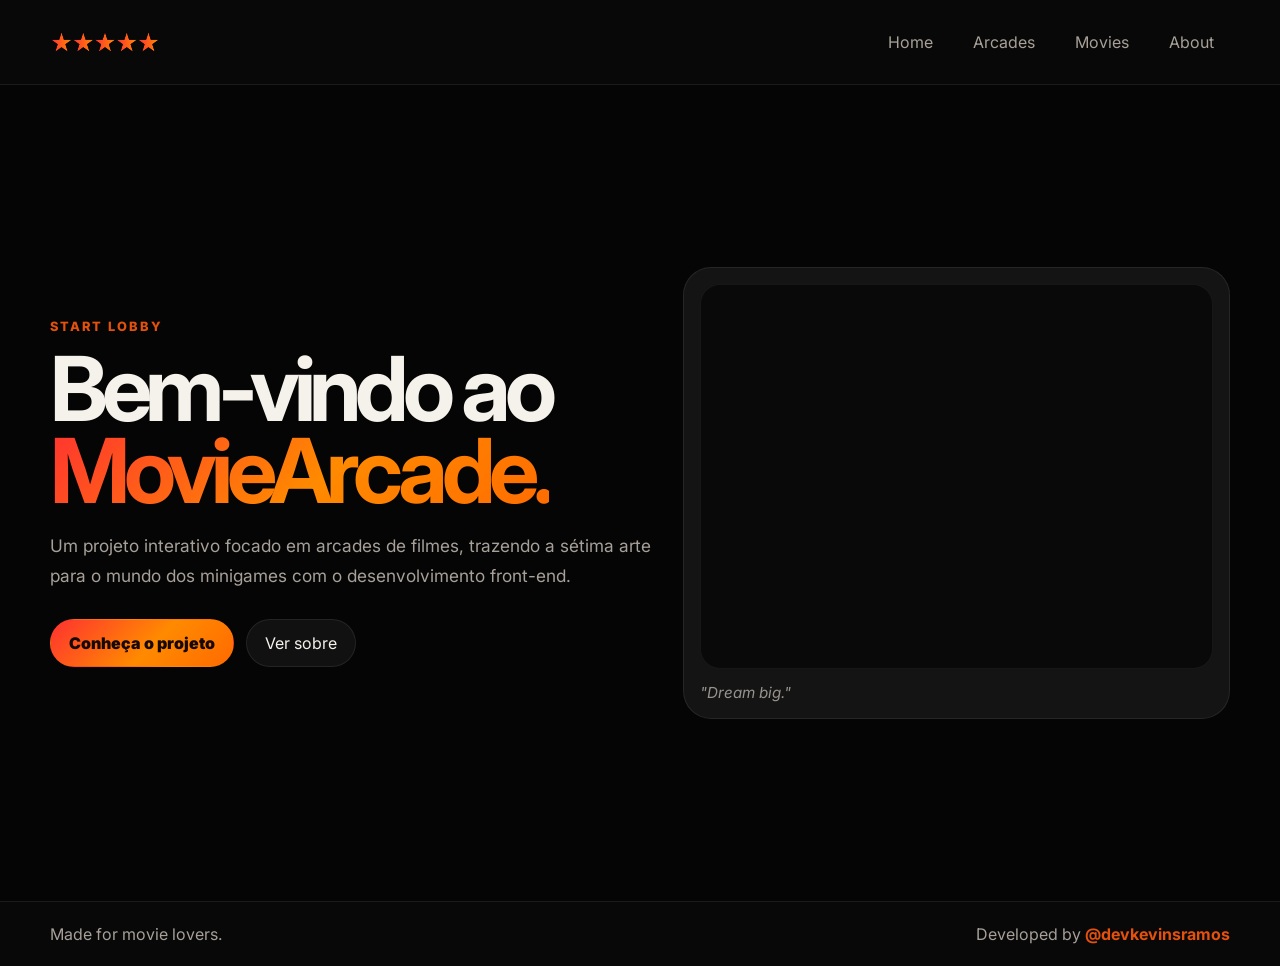
<file: index.html>
<!DOCTYPE html>
<html lang="pt-BR">
<head>
  <meta charset="UTF-8">
  <meta name="viewport" content="width=device-width, initial-scale=1.0">
  <title>Lobby | MovieArcade</title>
  <meta name="theme-color" content="#050505">
  <link rel="icon" type="image/svg+xml" href="assets/img/logo_m.svg">
  <link rel="apple-touch-icon" href="assets/img/logo_m.svg">
  <link rel="preconnect" href="https://fonts.googleapis.com">
  <link rel="preconnect" href="https://fonts.gstatic.com" crossorigin>
  <link href="https://fonts.googleapis.com/css2?family=Inter:wght@400;600;800;900&display=swap" rel="stylesheet">
  <link rel="stylesheet" href="assets/css/style.css">
</head>
<body data-page="index">
  <!-- Header global -->
  <header class="site-header">
    <nav class="page nav">
      <a class="brand" data-link="index" href="index.html">
        <img class="brand-logo" src="assets/img/logo_stars.svg" alt="MovieArcade">
      </a>

      <button class="menu-toggle" type="button" aria-label="Abrir menu" data-menu-toggle>☰</button>

      <div class="nav-links" data-nav-links>
        <a class="nav-link" data-link="home" href="pages/home.html">Home</a>
        <a class="nav-link" data-link="arcades" href="pages/arcades.html">Arcades</a>
        <a class="nav-link" data-link="movies" href="pages/movies.html">Movies</a>
        <a class="nav-link" data-link="about" href="pages/about.html">About</a>
      </div>
    </nav>
  </header>

  <main class="hero page">
    <section class="hero-grid">
      <!-- Texto principal do lobby -->
      <div class="reveal">
        <p class="eyebrow">start lobby</p>
        <h1 class="title">Bem-vindo ao<br><span class="title-accent">MovieArcade.</span></h1>
        <p class="lead">
          Um projeto interativo focado em arcades de filmes, trazendo a sétima arte para o mundo dos minigames com o desenvolvimento front-end.
        </p>

        <div class="actions">
          <a class="btn btn-primary" data-link="home" href="pages/home.html">Conheça o projeto</a>
          <a class="btn btn-ghost" data-link="about" href="pages/about.html">Ver sobre</a>
        </div>
      </div>

      <!-- Card lateral com vídeo em loop -->
      <article class="panel media-card reveal delay">
        <div class="media-shell">
          <video autoplay muted loop playsinline>
            <source src="assets/img/mov/martymauser.mp4" type="video/mp4">
          </video>
        </div>
        <div class="media-label media-quote">
          <span>"Dream big."</span>
        </div>
      </article>
    </section>
  </main>

  <footer class="footer">
    <div class="page footer-row">
      <span>Made for movie lovers.</span>
      <span>Developed by <a href="https://github.com/devkevinsramos" target="_blank" rel="noreferrer">@devkevinsramos</a></span>
    </div>
  </footer>

  <script src="assets/js/script.js"></script>
</body>
</html>
</file>
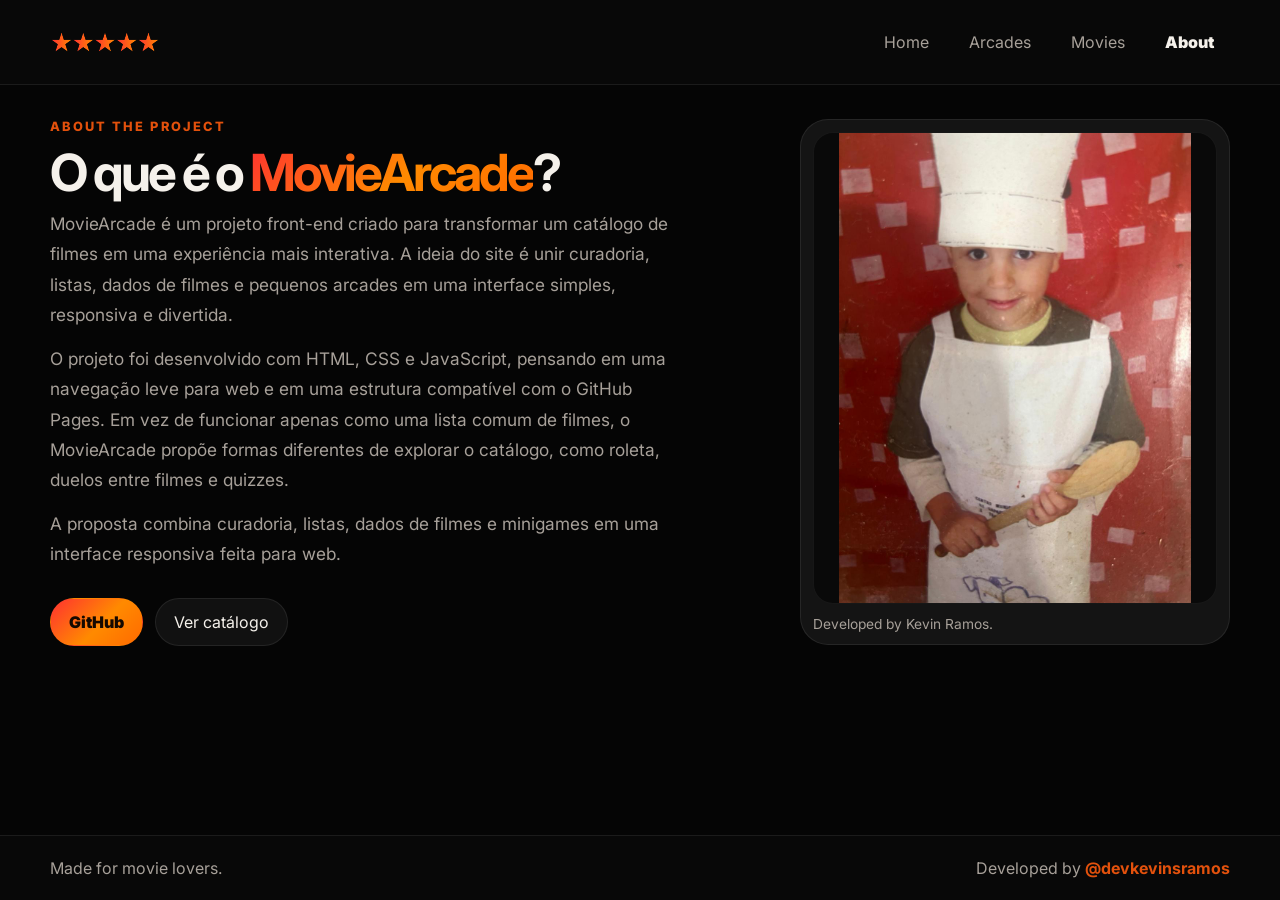
<file: pages/about.html>
<!DOCTYPE html>
<html lang="pt-BR">
<head>
  <meta charset="UTF-8">
  <meta name="viewport" content="width=device-width, initial-scale=1.0">
  <title>About | MovieArcade</title>
  <meta name="theme-color" content="#050505">
  <link rel="icon" type="image/svg+xml" href="../assets/img/logo_m.svg">
  <link rel="apple-touch-icon" href="../assets/img/logo_m.svg">
  <link rel="preconnect" href="https://fonts.googleapis.com">
  <link rel="preconnect" href="https://fonts.gstatic.com" crossorigin>
  <link href="https://fonts.googleapis.com/css2?family=Inter:wght@400;600;800;900&display=swap" rel="stylesheet">
  <link rel="stylesheet" href="../assets/css/style.css">
  
</head>
<body data-page="about">
  <header class="site-header">
    <nav class="page nav">
      <a class="brand" data-link="index" href="../index.html">
        <img class="brand-logo" src="../assets/img/logo_stars.svg" alt="MovieArcade">
      </a>
      <button class="menu-toggle" type="button" aria-label="Abrir menu" data-menu-toggle>☰</button>
      <div class="nav-links" data-nav-links>
        <a class="nav-link" data-link="home" href="../pages/home.html">Home</a>
        <a class="nav-link" data-link="arcades" href="../pages/arcades.html">Arcades</a>
        <a class="nav-link" data-link="movies" href="../pages/movies.html">Movies</a>
        <a class="nav-link" data-link="about" href="../pages/about.html">About</a>
      </div>
    </nav>
  </header>

  <main class="main page">
    <!-- About intro -->
    <section class="about-grid">
      <div class="reveal">
        <p class="eyebrow">about the project</p>
        <h1 class="section-title">O que é o <span class="title-accent">MovieArcade</span>?</h1>
        <p class="lead">
          MovieArcade é um projeto front-end criado para transformar um catálogo de filmes em uma experiência mais interativa.
          A ideia do site é unir curadoria, listas, dados de filmes e pequenos arcades em uma interface simples, responsiva e divertida.        </p>

        <p class="lead">
          O projeto foi desenvolvido com HTML, CSS e JavaScript, pensando em uma navegação leve para web e em uma estrutura compatível com o GitHub Pages.
          Em vez de funcionar apenas como uma lista comum de filmes, o MovieArcade propõe formas diferentes de explorar o catálogo, como roleta, duelos entre filmes e quizzes.
        </p>

        <p class="lead">
          A proposta combina curadoria, listas, dados de filmes e minigames em uma interface responsiva feita para web.
        </p>

  

        <div class="actions">
          <a class="btn btn-primary" href="https://github.com/devkevinsramos/moviearcade" target="_blank" rel="noreferrer">GitHub</a>
          <a class="btn btn-ghost" data-link="movies" href="movies.html">Ver catálogo</a>
        </div>
      </div>

      <article class="panel media-card reveal delay">
        <div class="media-shell">
          <img src="../assets/img/kevin.jpeg" alt="Kevin Ramos">
        </div>
        <div class="media-label">
          <span>Developed by Kevin Ramos.</span>
        </div>
      </article>
    </section>
  </main>

  <footer class="footer">
    <div class="page footer-row">
      <span>Made for movie lovers.</span>
      <span>Developed by <a href="https://github.com/devkevinsramos" target="_blank" rel="noreferrer">@devkevinsramos</a></span>
    </div>
  </footer>
  <script src="../assets/js/script.js"></script>
</body>
</html>
</file>
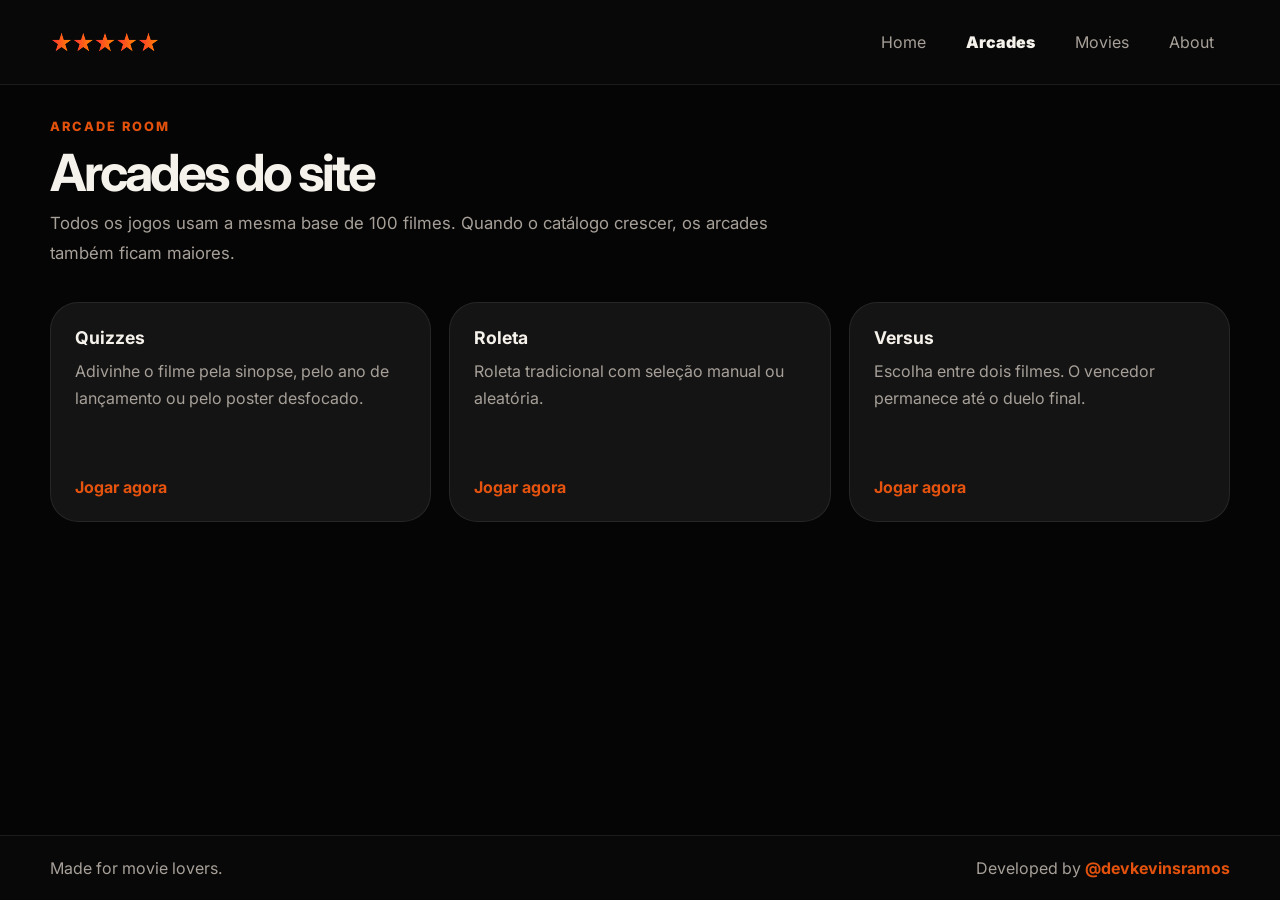
<file: pages/arcades.html>
<!DOCTYPE html>
<html lang="pt-BR">
<head>
  <meta charset="UTF-8">
  <meta name="viewport" content="width=device-width, initial-scale=1.0">
  <title>Arcades | MovieArcade</title>
  <meta name="theme-color" content="#050505">
  <link rel="icon" type="image/svg+xml" href="../assets/img/logo_m.svg">
  <link rel="apple-touch-icon" href="../assets/img/logo_m.svg">
  <link rel="preconnect" href="https://fonts.googleapis.com">
  <link rel="preconnect" href="https://fonts.gstatic.com" crossorigin>
  <link href="https://fonts.googleapis.com/css2?family=Inter:wght@400;600;800;900&display=swap" rel="stylesheet">
  <link rel="stylesheet" href="../assets/css/style.css">
  <link rel="stylesheet" href="../assets/css/arcades.css">
</head>
<body data-page="arcades">
  <header class="site-header">
    <nav class="page nav">
      <a class="brand" data-link="index" href="../index.html">
        <img class="brand-logo" src="../assets/img/logo_stars.svg" alt="MovieArcade">
      </a>
      <button class="menu-toggle" type="button" aria-label="Abrir menu" data-menu-toggle>☰</button>
      <div class="nav-links" data-nav-links>
        <a class="nav-link" data-link="home" href="../pages/home.html">Home</a>
        <a class="nav-link" data-link="arcades" href="../pages/arcades.html">Arcades</a>
        <a class="nav-link" data-link="movies" href="../pages/movies.html">Movies</a>
        <a class="nav-link" data-link="about" href="../pages/about.html">About</a>
      </div>
    </nav>
  </header>

  <main class="main page">
    <!-- Arcade intro -->
    <section class="reveal">
      <p class="eyebrow">arcade room</p>
      <h1 class="section-title">Arcades do site</h1>
      <p class="section-subtitle">Todos os jogos usam a mesma base de 100 filmes. Quando o catálogo crescer, os arcades também ficam maiores.</p>
    </section>

    <!-- Arcade cards -->
    <section class="grid grid-3 section-spacing">
      <a class="card arcade-card" data-link="quizzes" href="arcades/quizzes.html"><div><strong>Quizzes</strong><p>Adivinhe o filme pela sinopse, pelo ano de lançamento ou pelo poster desfocado.</p></div><span class="status">Jogar agora</span></a>
      <a class="card arcade-card" data-link="roulette" href="arcades/roulette.html"><div><strong>Roleta</strong><p>Roleta tradicional com seleção manual ou aleatória.</p></div><span class="status">Jogar agora</span></a>
      <a class="card arcade-card" data-link="versus" href="arcades/versus.html"><div><strong>Versus</strong><p>Escolha entre dois filmes. O vencedor permanece até o duelo final.</p></div><span class="status">Jogar agora</span></a>
    </section>
  </main>

  <footer class="footer">
    <div class="page footer-row">
      <span>Made for movie lovers.</span>
      <span>Developed by <a href="https://github.com/devkevinsramos" target="_blank" rel="noreferrer">@devkevinsramos</a></span>
    </div>
  </footer>
  <script src="../assets/js/script.js"></script>
</body>
</html>
</file>
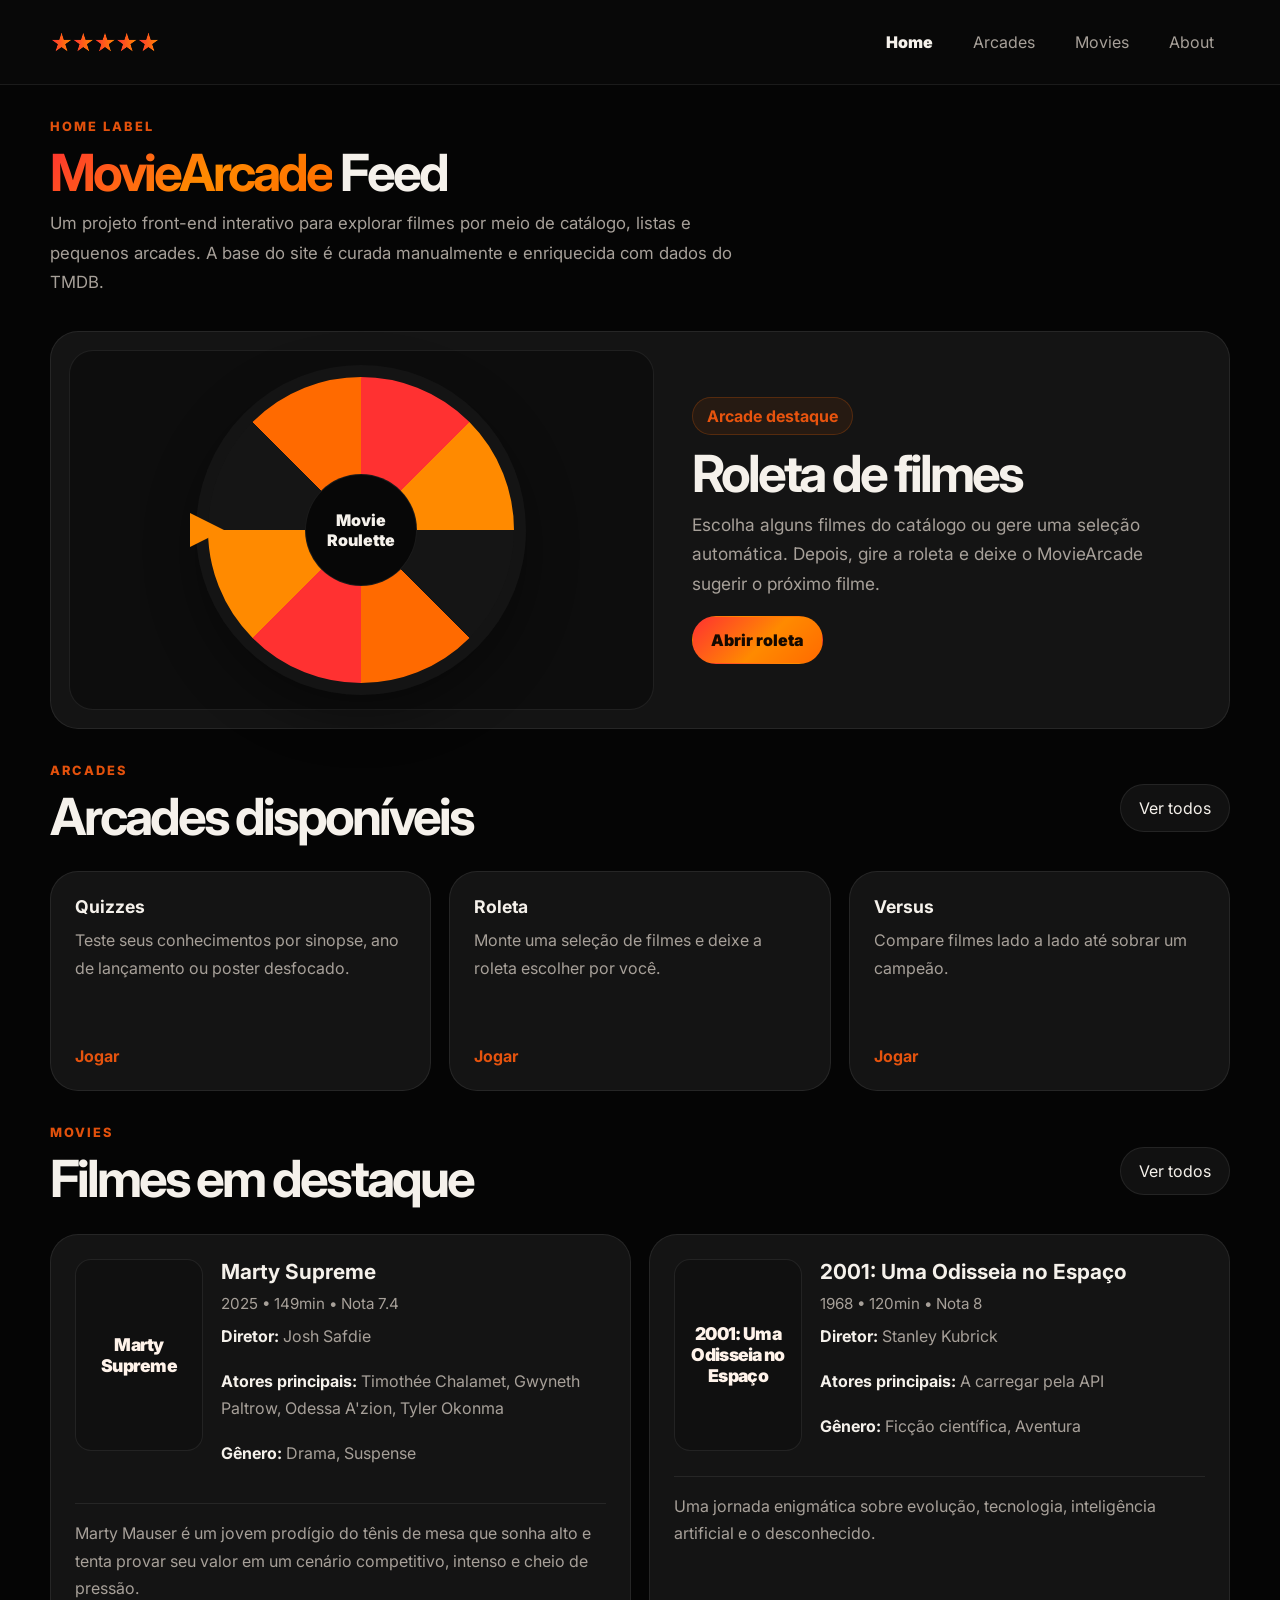
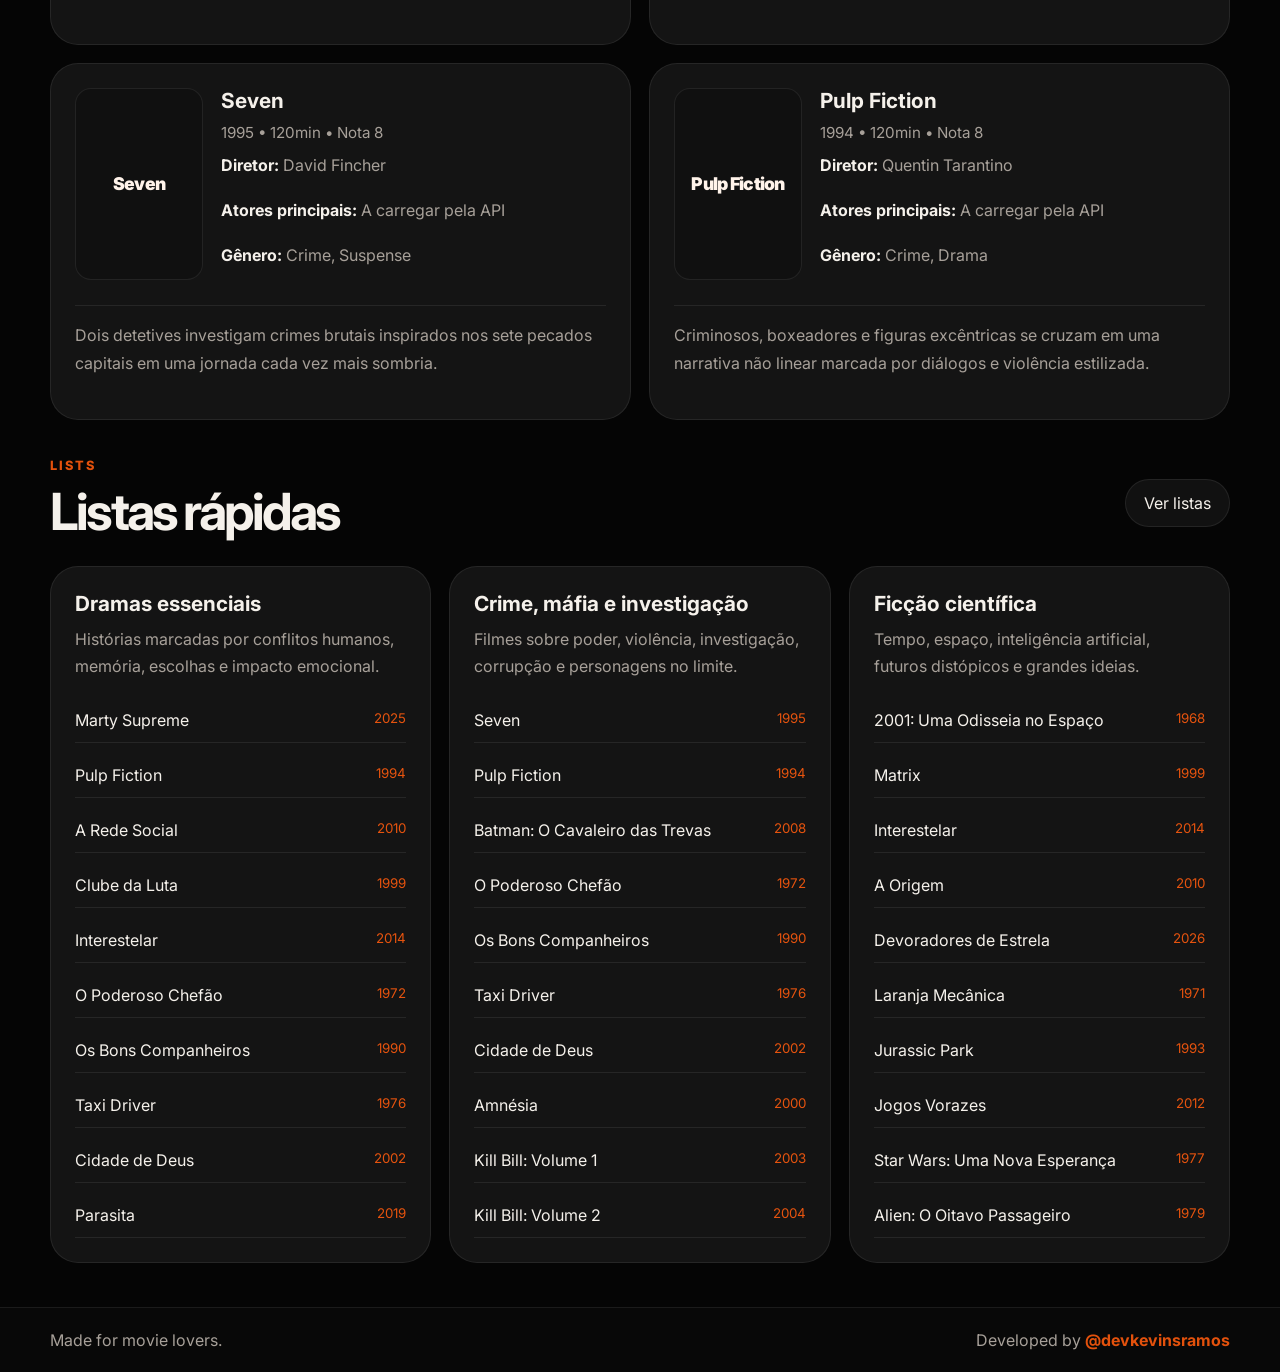
<file: pages/home.html>
<!DOCTYPE html>
<html lang="pt-BR">
<head>
  <meta charset="UTF-8">
  <meta name="viewport" content="width=device-width, initial-scale=1.0">
  <title>Home | MovieArcade</title>
  <meta name="theme-color" content="#050505">
  <link rel="icon" type="image/svg+xml" href="../assets/img/logo_m.svg">
  <link rel="apple-touch-icon" href="../assets/img/logo_m.svg">
  <link rel="preconnect" href="https://fonts.googleapis.com">
  <link rel="preconnect" href="https://fonts.gstatic.com" crossorigin>
  <link href="https://fonts.googleapis.com/css2?family=Inter:wght@400;600;800;900&display=swap" rel="stylesheet">
  <link rel="stylesheet" href="../assets/css/style.css">
  
</head>
<body data-page="home">
  <header class="site-header">
    <nav class="page nav">
      <a class="brand" data-link="index" href="../index.html">
        <img class="brand-logo" src="../assets/img/logo_stars.svg" alt="MovieArcade">
      </a>
      <button class="menu-toggle" type="button" aria-label="Abrir menu" data-menu-toggle>☰</button>
      <div class="nav-links" data-nav-links>
        <a class="nav-link" data-link="home" href="../pages/home.html">Home</a>
        <a class="nav-link" data-link="arcades" href="../pages/arcades.html">Arcades</a>
        <a class="nav-link" data-link="movies" href="../pages/movies.html">Movies</a>
        <a class="nav-link" data-link="about" href="../pages/about.html">About</a>
      </div>
    </nav>
  </header>

  <main class="main page">
    <!-- Feed intro -->
    <section class="reveal">
      <p class="eyebrow">home label</p>
      <h1 class="section-title"><span class="title-accent">MovieArcade</span> Feed</h1>
      <p class="section-subtitle">
        Um projeto front-end interativo para explorar filmes por meio de catálogo, listas e pequenos arcades.
        A base do site é curada manualmente e enriquecida com dados do
        <a href="https://www.themoviedb.org/"  target="_blank" rel="noreferrer">TMDB</a>.
      </p>
    </section>

    <!-- Featured arcade -->
    <section class="card spotlight section-spacing reveal delay">
      <div class="roulette-preview-card" aria-label="Animação da roleta do MovieArcade">
        <div class="roulette-preview">
          <div class="roulette-preview-pointer"></div>
          <div class="roulette-preview-wheel"></div>
          <div class="roulette-preview-center">Movie<br>Roulette</div>
        </div>
      </div>

      <div class="spotlight-content">
        <span class="kicker">Arcade destaque</span>
        <h2 class="section-title">Roleta de filmes</h2>
        <p class="lead">
          Escolha alguns filmes do catálogo ou gere uma seleção automática. Depois, gire a roleta
          e deixe o MovieArcade sugerir o próximo filme.
        </p>
        <a class="btn btn-primary" data-link="roulette" href="../pages/arcades/roulette.html">Abrir roleta</a>
      </div>
    </section>

    <!-- Arcades preview -->
    <section class="section-spacing">
      <div class="toolbar">
        <div>
          <p class="eyebrow">arcades</p>
          <h2 class="section-title">Arcades disponíveis</h2>
        </div>
        <a class="btn btn-ghost" data-link="arcades" href="../pages/arcades.html">Ver todos</a>
      </div>

      <div class="grid grid-3">
        <a class="card arcade-card" data-link="quizzes" href="../pages/arcades/quizzes.html">
          <div><strong>Quizzes</strong><p>Teste seus conhecimentos por sinopse, ano de lançamento ou poster desfocado.</p></div>
          <span class="status">Jogar</span>
        </a>
        <a class="card arcade-card" data-link="roulette" href="../pages/arcades/roulette.html">
          <div><strong>Roleta</strong><p>Monte uma seleção de filmes e deixe a roleta escolher por você.</p></div>
          <span class="status">Jogar</span>
        </a>
        <a class="card arcade-card" data-link="versus" href="../pages/arcades/versus.html">
          <div><strong>Versus</strong><p>Compare filmes lado a lado até sobrar um campeão.</p></div>
          <span class="status">Jogar</span>
        </a>
      </div>
    </section>

    <!-- Movies preview -->
    <section class="section-spacing">
      <div class="toolbar">
        <div>
          <p class="eyebrow">movies</p>
          <h2 class="section-title">Filmes em destaque</h2>
        </div>
        <a class="btn btn-ghost" data-link="movies" href="../pages/movies.html">Ver todos</a>
      </div>
      <div class="grid grid-2 movies-grid" data-movies-grid data-limit="4" data-featured-ids="marty-supreme,2001-a-space-odyssey,se7en,pulp-fiction"></div>
    </section>

    <!-- Lists preview -->
    <section class="lists-preview">
      <div class="toolbar">
        <div>
          <p class="eyebrow">lists</p>
          <h2 class="section-title">Listas rápidas</h2>
        </div>
        <a class="btn btn-ghost" data-link="lists" href="../pages/movies/lists.html">Ver listas</a>
      </div>
      <div class="grid grid-3" data-lists-grid data-lists-limit="3"></div>
    </section>
  </main>

  <footer class="footer">
    <div class="page footer-row">
      <span>Made for movie lovers.</span>
      <span>Developed by <a href="https://github.com/devkevinsramos" target="_blank" rel="noreferrer">@devkevinsramos</a></span>
    </div>
  </footer>
  <script src="../assets/js/script.js"></script>
  <script src="../assets/js/api.js"></script>
  <script src="../assets/js/movies.js"></script>
  <script src="../assets/js/lists.js"></script>
</body>
</html>
</file>
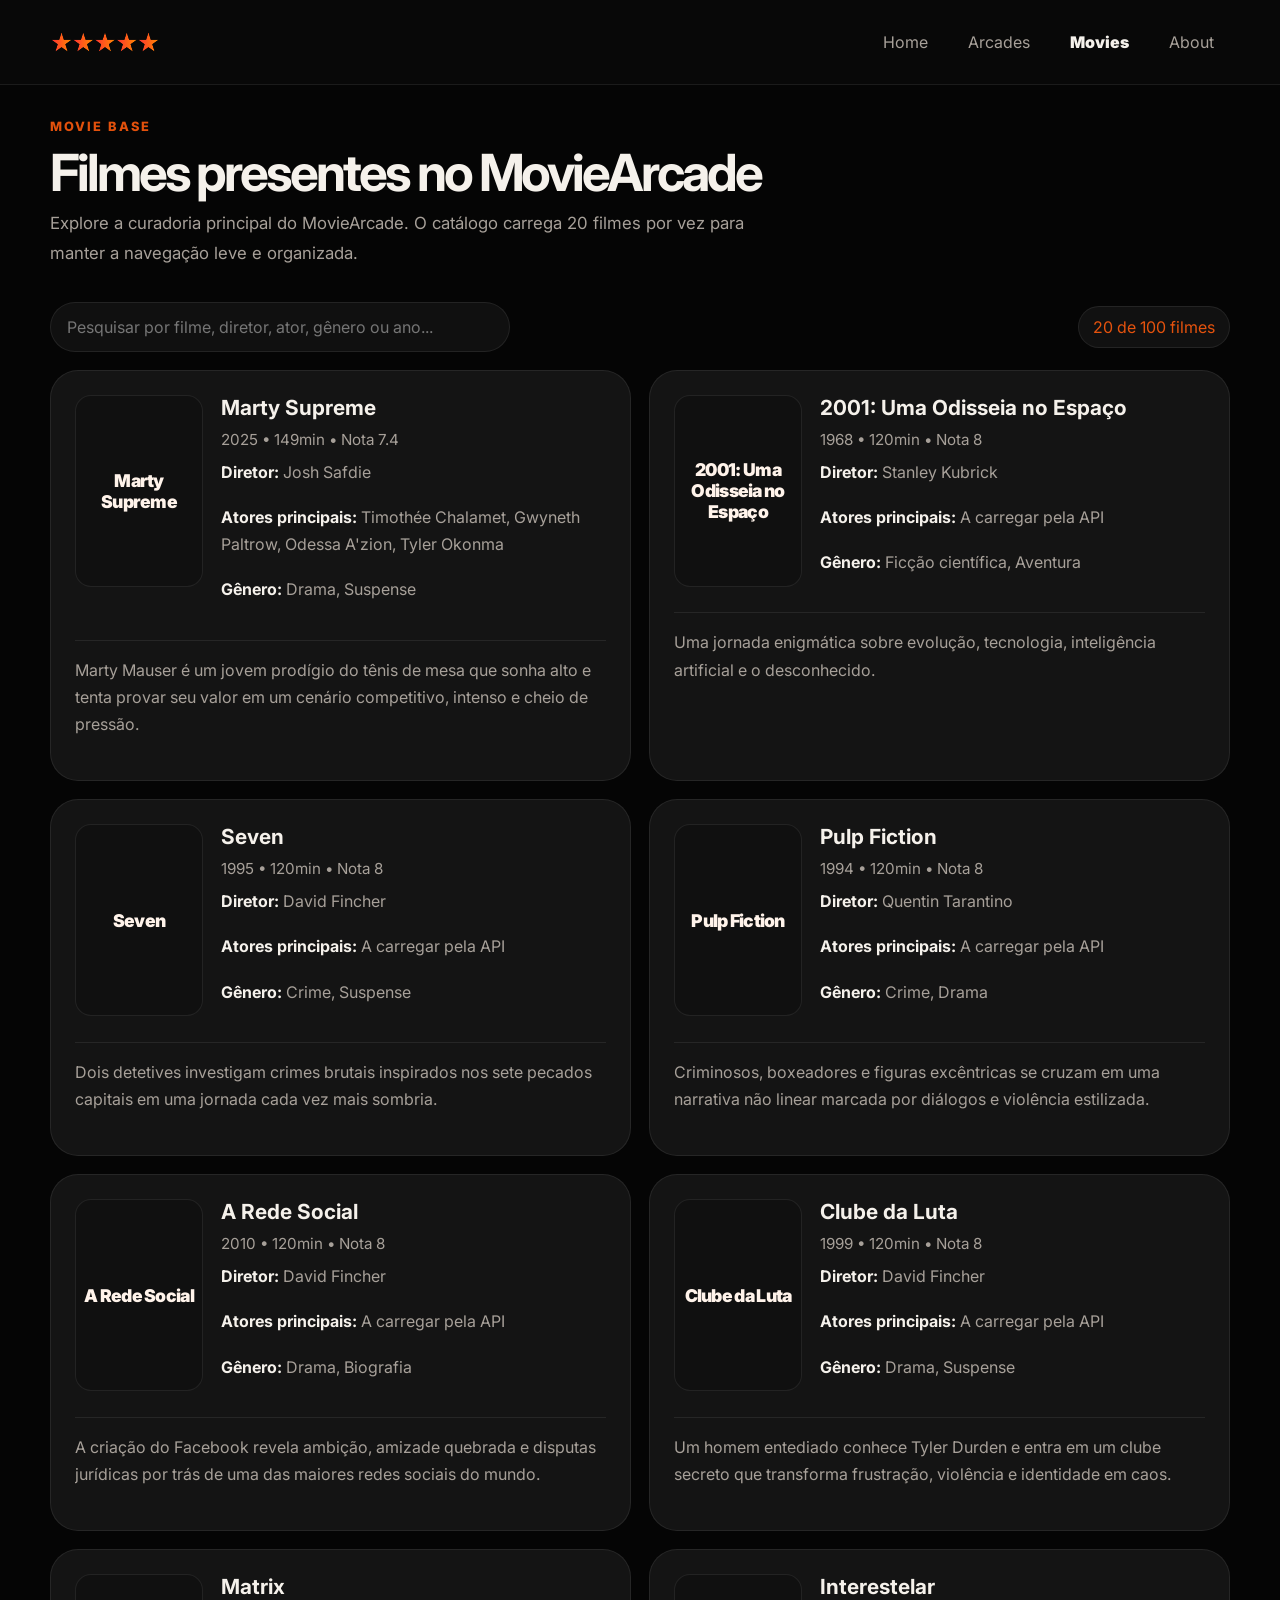
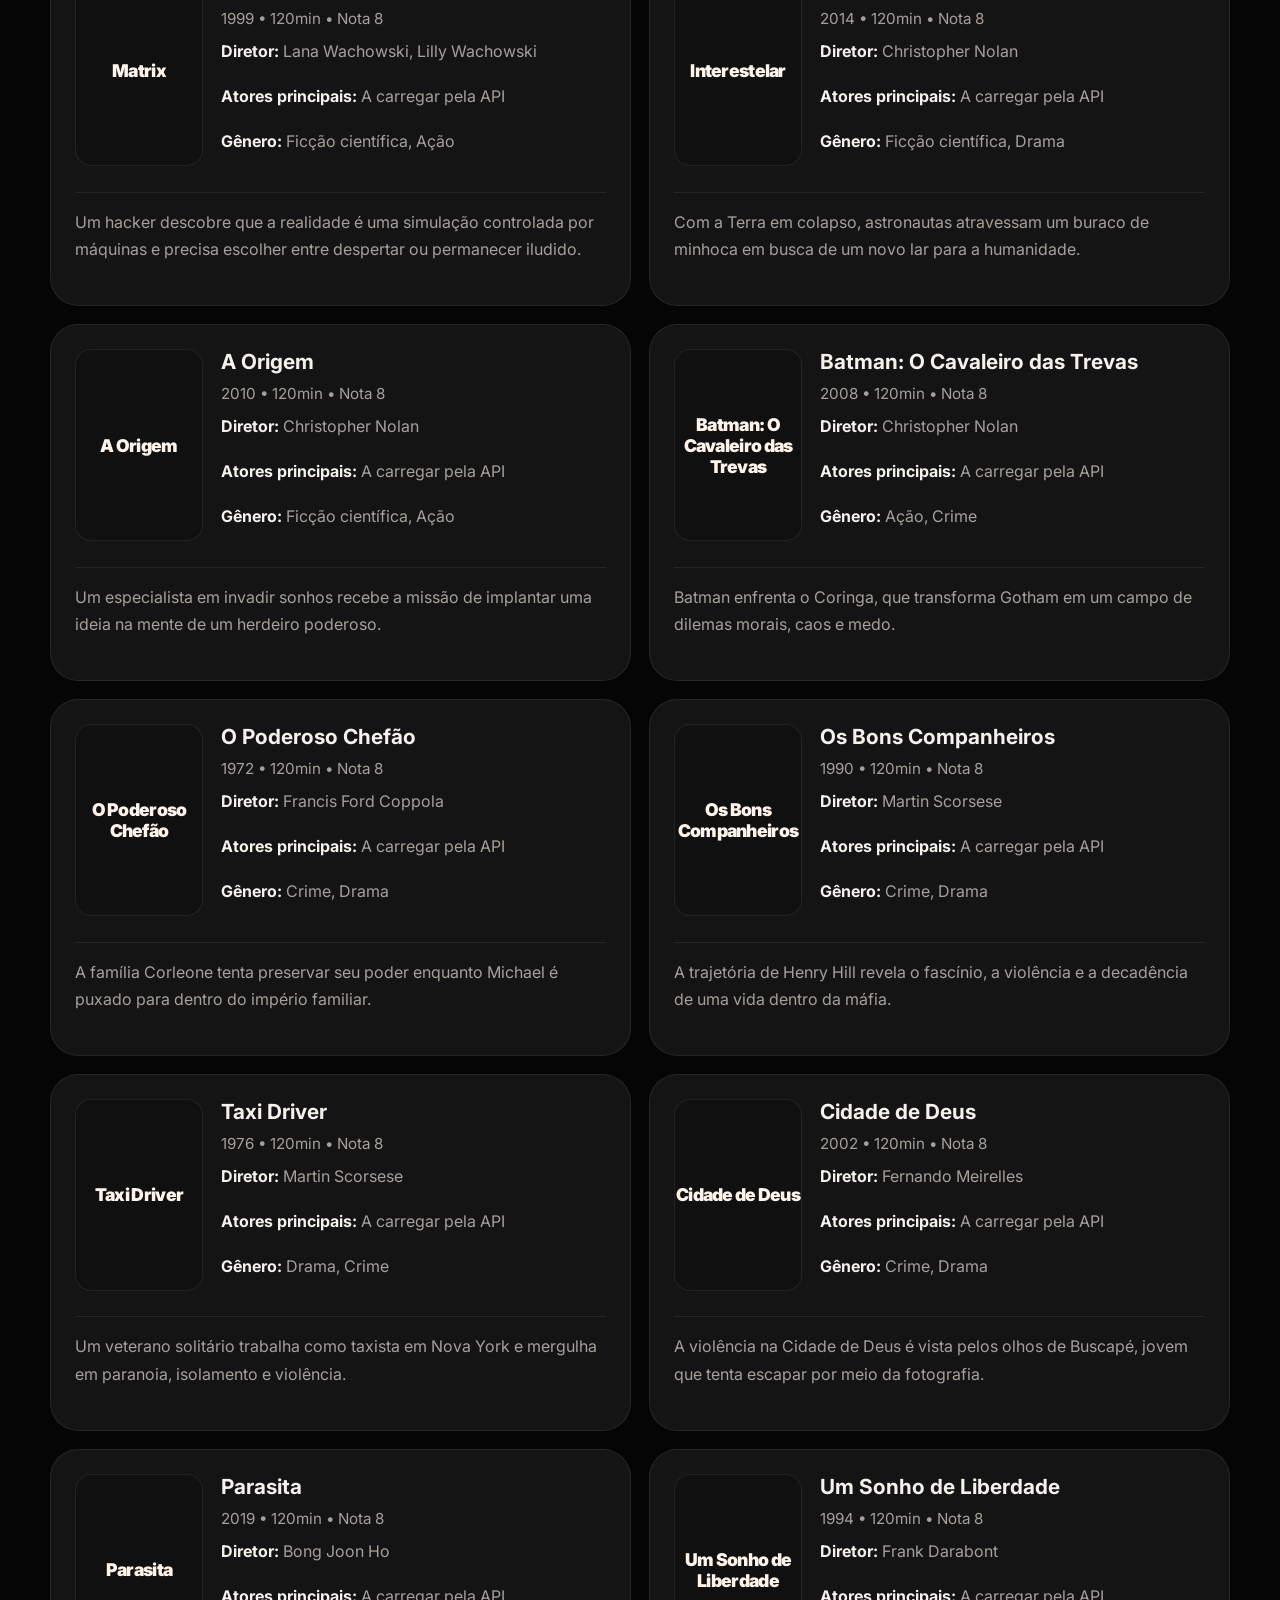
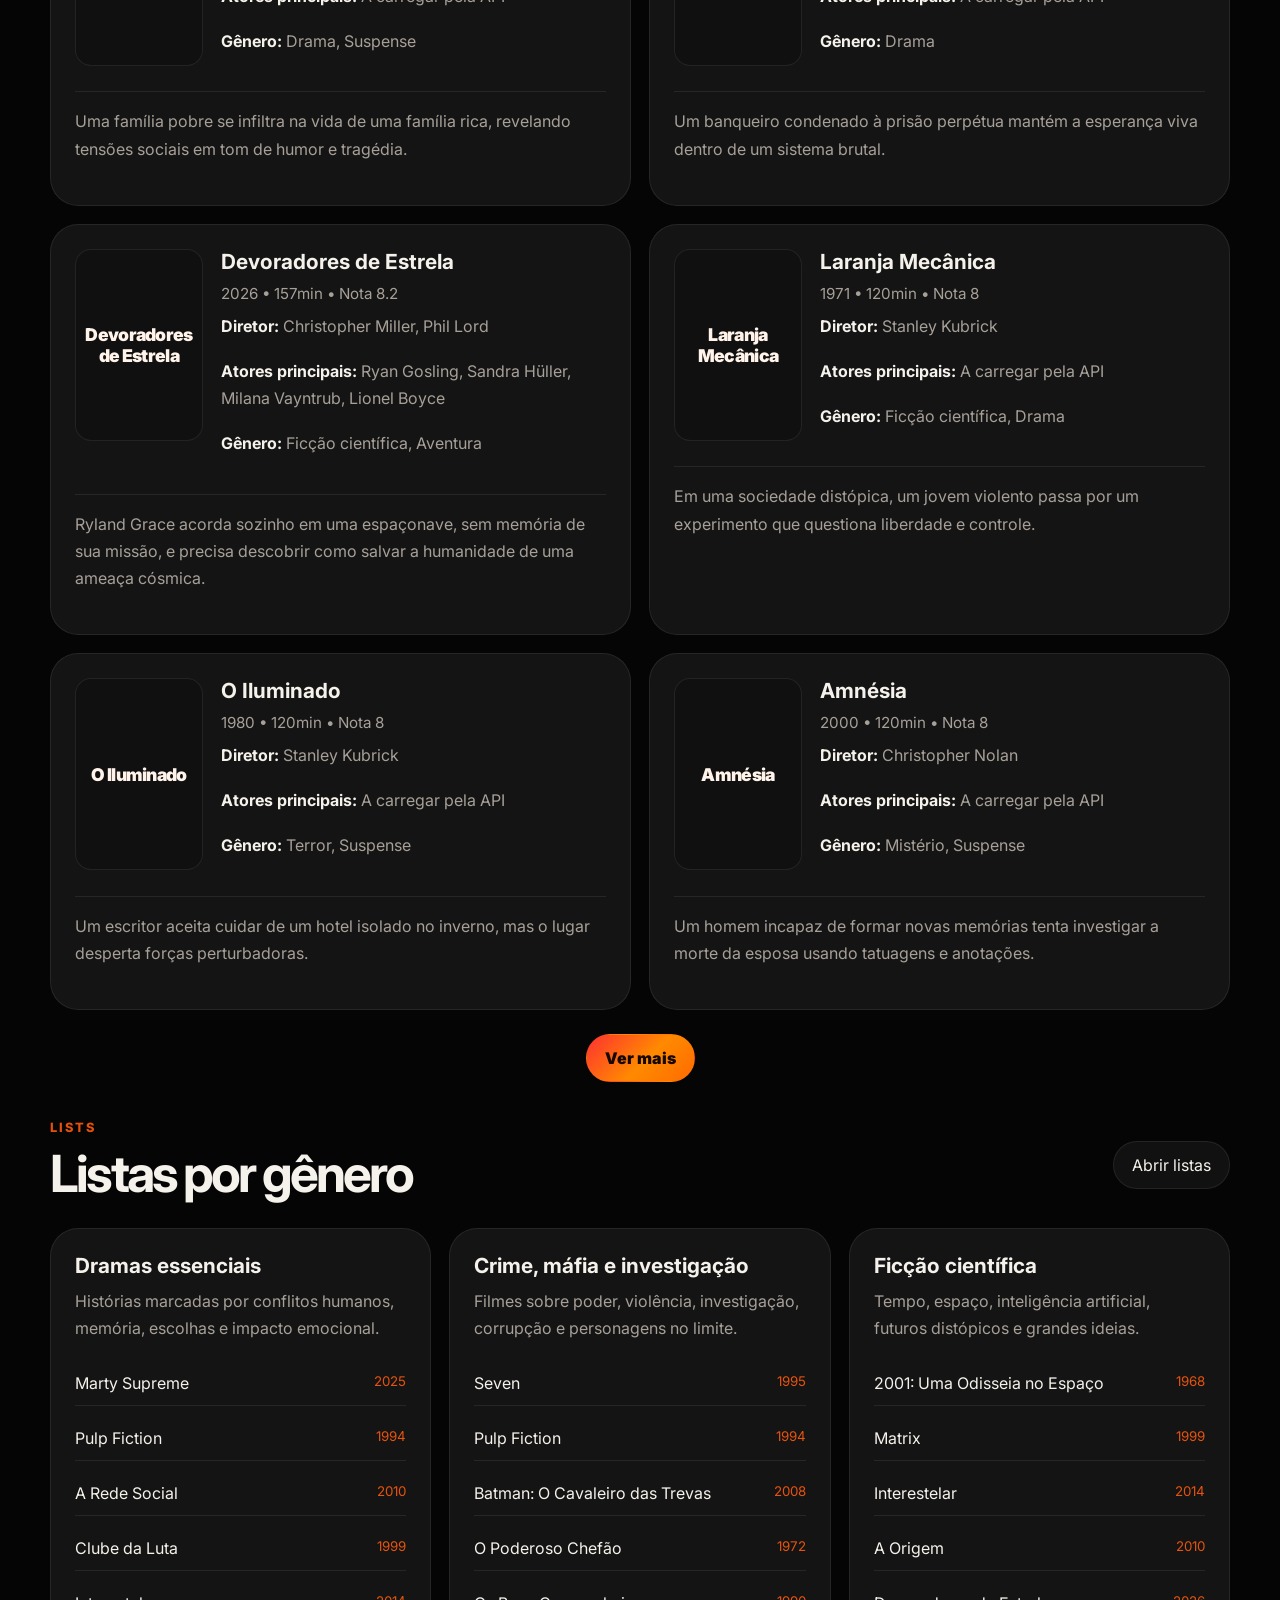
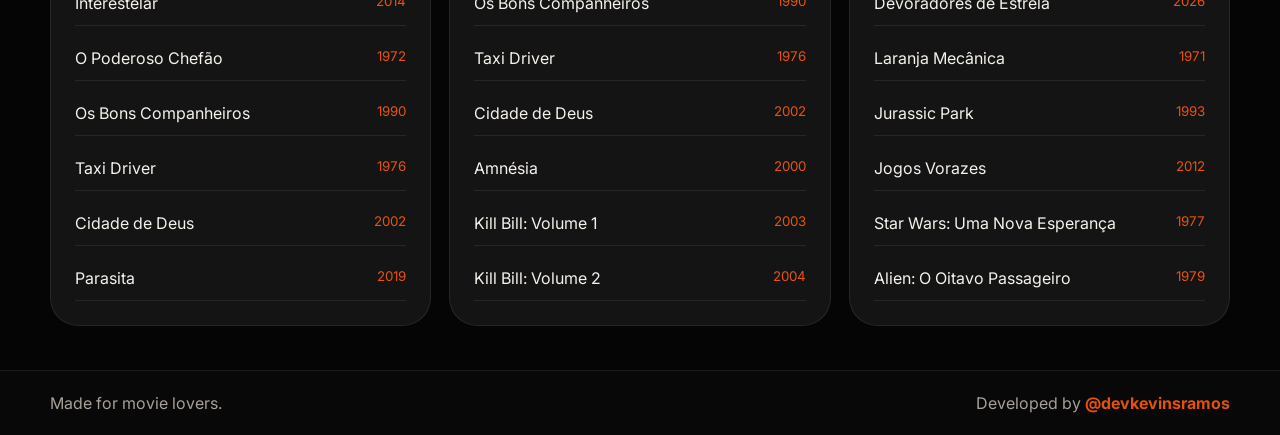
<file: pages/movies.html>
<!DOCTYPE html>
<html lang="pt-BR">
<head>
  <meta charset="UTF-8">
  <meta name="viewport" content="width=device-width, initial-scale=1.0">
  <title>Movies | MovieArcade</title>
  <meta name="theme-color" content="#050505">
  <link rel="icon" type="image/svg+xml" href="../assets/img/logo_m.svg">
  <link rel="apple-touch-icon" href="../assets/img/logo_m.svg">
  <link rel="preconnect" href="https://fonts.googleapis.com">
  <link rel="preconnect" href="https://fonts.gstatic.com" crossorigin>
  <link href="https://fonts.googleapis.com/css2?family=Inter:wght@400;600;800;900&display=swap" rel="stylesheet">
  <link rel="stylesheet" href="../assets/css/style.css">
  <link rel="stylesheet" href="../assets/css/movies.css">
</head>
<body data-page="movies">
  <header class="site-header">
    <nav class="page nav">
      <a class="brand" data-link="index" href="../index.html">
        <img class="brand-logo" src="../assets/img/logo_stars.svg" alt="MovieArcade">
      </a>
      <button class="menu-toggle" type="button" aria-label="Abrir menu" data-menu-toggle>☰</button>
      <div class="nav-links" data-nav-links>
        <a class="nav-link" data-link="home" href="../pages/home.html">Home</a>
        <a class="nav-link" data-link="arcades" href="../pages/arcades.html">Arcades</a>
        <a class="nav-link" data-link="movies" href="../pages/movies.html">Movies</a>
        <a class="nav-link" data-link="about" href="../pages/about.html">About</a>
      </div>
    </nav>
  </header>

  <main class="main page">
    <!-- Movies intro -->
    <section class="reveal">
      <p class="eyebrow">movie base</p>
      <h1 class="section-title">Filmes presentes no MovieArcade</h1>
      <p class="section-subtitle">Explore a curadoria principal do MovieArcade. O catálogo carrega 20 filmes por vez para manter a navegação leve e organizada.</p>
    </section>

    <!-- Search and count -->
    <section class="section-spacing">
      <div class="toolbar movies-toolbar">
        <input class="search" data-movie-search placeholder="Pesquisar por filme, diretor, ator, gênero ou ano...">
        <span class="count-badge" data-movie-count>Carregando filmes...</span>
      </div>

      <div class="grid grid-2 movies-grid" data-movies-grid data-page-size="20"></div>

      <div class="load-more-row">
        <button class="btn btn-primary" data-load-more-movies>Ver mais</button>
      </div>
    </section>

    <!-- Lists preview in movies -->
    <section class="lists-preview">
      <div class="toolbar">
        <div><p class="eyebrow">lists</p><h2 class="section-title">Listas por gênero</h2></div>
        <a class="btn btn-ghost" data-link="lists" href="../pages/movies/lists.html">Abrir listas</a>
      </div>
      <div class="grid grid-3" data-lists-grid data-lists-limit="3"></div>
    </section>
  </main>

  <footer class="footer">
    <div class="page footer-row">
      <span>Made for movie lovers.</span>
      <span>Developed by <a href="https://github.com/devkevinsramos" target="_blank" rel="noreferrer">@devkevinsramos</a></span>
    </div>
  </footer>
  <script src="../assets/js/script.js"></script>
  <script src="../assets/js/api.js"></script>
  <script src="../assets/js/movies.js"></script>
  <script src="../assets/js/lists.js"></script>
</body>
</html>
</file>
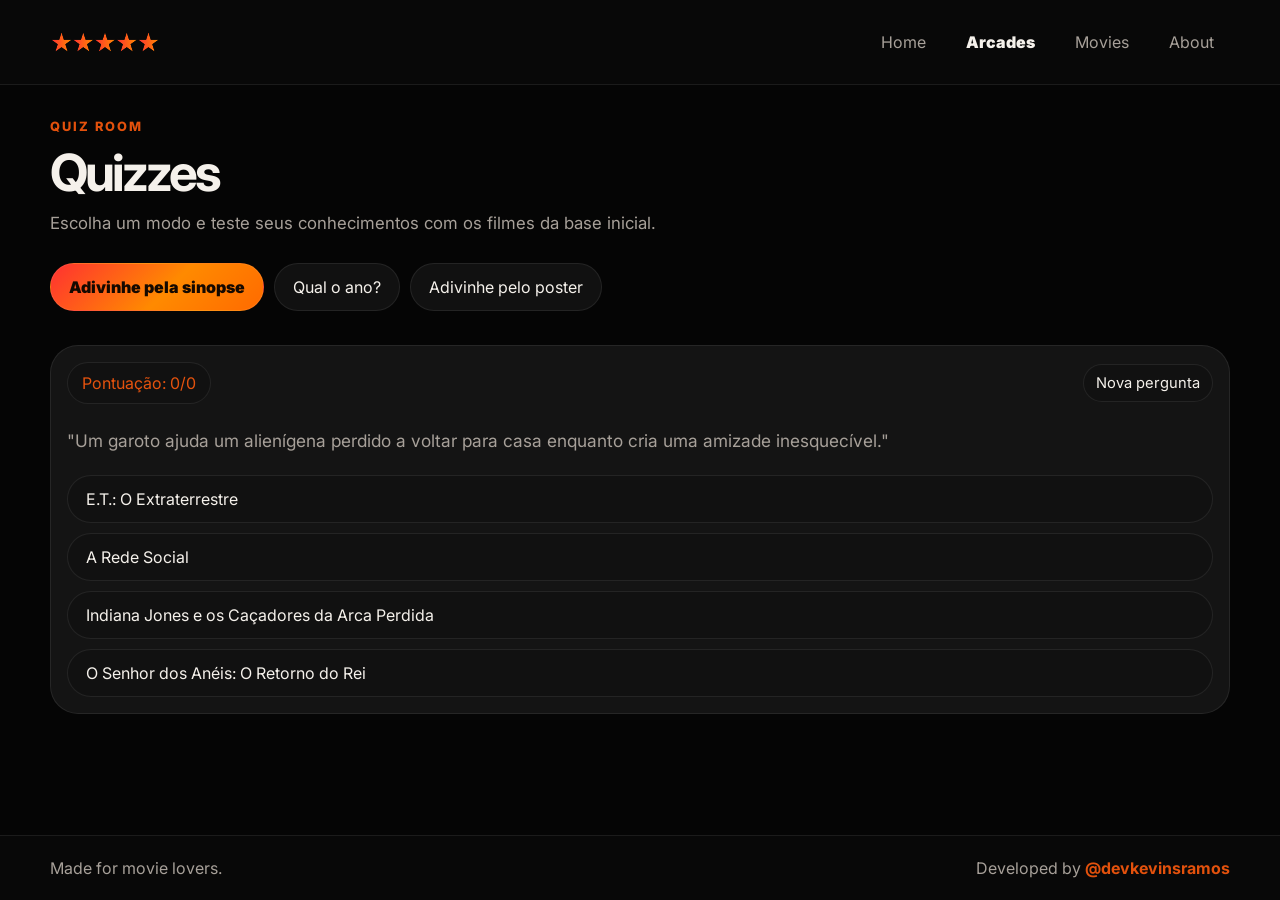
<file: pages/arcades/quizzes.html>
<!DOCTYPE html>
<html lang="pt-BR">
<head>
  <meta charset="UTF-8">
  <meta name="viewport" content="width=device-width, initial-scale=1.0">
  <title>Quizzes | MovieArcade</title>
  <meta name="theme-color" content="#050505">
  <link rel="icon" type="image/svg+xml" href="../../assets/img/logo_m.svg">
  <link rel="apple-touch-icon" href="../../assets/img/logo_m.svg">
  <link rel="preconnect" href="https://fonts.googleapis.com">
  <link rel="preconnect" href="https://fonts.gstatic.com" crossorigin>
  <link href="https://fonts.googleapis.com/css2?family=Inter:wght@400;600;800;900&display=swap" rel="stylesheet">
  <link rel="stylesheet" href="../../assets/css/style.css">
  <link rel="stylesheet" href="../../assets/css/arcades.css">
</head>
<body data-page="arcades">
  <header class="site-header">
    <nav class="page nav">
      <a class="brand" data-link="index" href="../../index.html">
        <img class="brand-logo" src="../../assets/img/logo_stars.svg" alt="MovieArcade">
      </a>
      <button class="menu-toggle" type="button" aria-label="Abrir menu" data-menu-toggle>☰</button>
      <div class="nav-links" data-nav-links>
        <a class="nav-link" data-link="home" href="../../pages/home.html">Home</a>
        <a class="nav-link" data-link="arcades" href="../../pages/arcades.html">Arcades</a>
        <a class="nav-link" data-link="movies" href="../../pages/movies.html">Movies</a>
        <a class="nav-link" data-link="about" href="../../pages/about.html">About</a>
      </div>
    </nav>
  </header>

  <main class="main page">
    <!-- Quiz intro -->
    <section class="reveal">
      <p class="eyebrow">quiz room</p>
      <h1 class="section-title">Quizzes</h1>
      <p class="section-subtitle">Escolha um modo e teste seus conhecimentos com os filmes da base inicial.</p>

      <div class="mode-tabs">
        <button class="btn btn-ghost" data-quiz-mode="synopsis">Adivinhe pela sinopse</button>
        <button class="btn btn-ghost" data-quiz-mode="year">Qual o ano?</button>
        <button class="btn btn-ghost" data-quiz-mode="poster">Adivinhe pelo poster</button>
      </div>
    </section>

    <!-- Quiz content generated by JS -->
    <section class="panel section-spacing" data-quiz-box></section>
  </main>

  <footer class="footer">
    <div class="page footer-row">
      <span>Made for movie lovers.</span>
      <span>Developed by <a href="https://github.com/devkevinsramos" target="_blank" rel="noreferrer">@devkevinsramos</a></span>
    </div>
  </footer>
  <script src="../../assets/js/script.js"></script>
  <script src="../../assets/js/api.js"></script>
  <script src="../../assets/js/quizzes.js"></script>
</body>
</html>
</file>
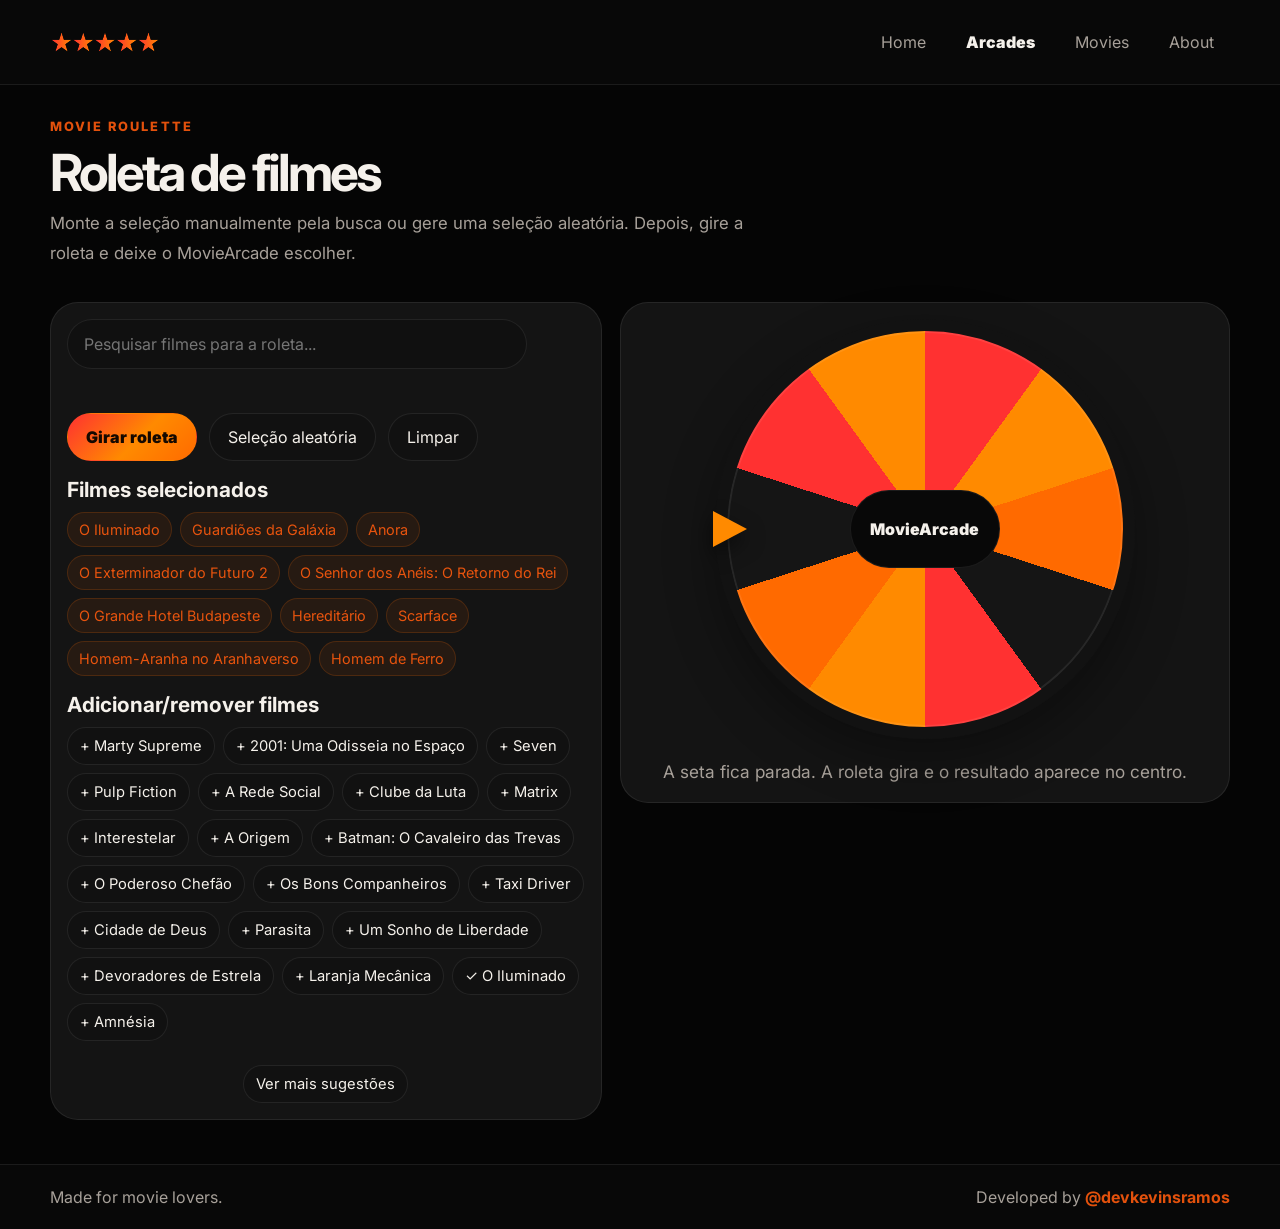
<file: pages/arcades/roulette.html>
<!DOCTYPE html>
<html lang="pt-BR">
<head>
  <meta charset="UTF-8">
  <meta name="viewport" content="width=device-width, initial-scale=1.0">
  <title>Roulette | MovieArcade</title>
  <meta name="theme-color" content="#050505">
  <link rel="icon" type="image/svg+xml" href="../../assets/img/logo_m.svg">
  <link rel="apple-touch-icon" href="../../assets/img/logo_m.svg">
  <link rel="preconnect" href="https://fonts.googleapis.com">
  <link rel="preconnect" href="https://fonts.gstatic.com" crossorigin>
  <link href="https://fonts.googleapis.com/css2?family=Inter:wght@400;600;800;900&display=swap" rel="stylesheet">
  <link rel="stylesheet" href="../../assets/css/style.css">
  <link rel="stylesheet" href="../../assets/css/arcades.css">
</head>
<body data-page="arcades">
  <header class="site-header">
    <nav class="page nav">
      <a class="brand" data-link="index" href="../../index.html">
        <img class="brand-logo" src="../../assets/img/logo_stars.svg" alt="MovieArcade">
      </a>
      <button class="menu-toggle" type="button" aria-label="Abrir menu" data-menu-toggle>☰</button>
      <div class="nav-links" data-nav-links>
        <a class="nav-link" data-link="home" href="../../pages/home.html">Home</a>
        <a class="nav-link" data-link="arcades" href="../../pages/arcades.html">Arcades</a>
        <a class="nav-link" data-link="movies" href="../../pages/movies.html">Movies</a>
        <a class="nav-link" data-link="about" href="../../pages/about.html">About</a>
      </div>
    </nav>
  </header>

  <main class="main page">
    <!-- Roulette intro -->
    <section class="reveal">
      <p class="eyebrow">movie roulette</p>
      <h1 class="section-title">Roleta de filmes</h1>
      <p class="section-subtitle">Monte a seleção manualmente pela busca ou gere uma seleção aleatória. Depois, gire a roleta e deixe o MovieArcade escolher.</p>
    </section>

    <!-- Roulette layout -->
    <section class="selector-layout section-spacing">
      <aside class="panel selector-panel">
        <input class="search" data-movie-search placeholder="Pesquisar filmes para a roleta...">

        <div class="actions">
          <button class="btn btn-primary" data-spin>Girar roleta</button>
          <button class="btn btn-ghost" data-random-pool>Seleção aleatória</button>
          <button class="btn btn-ghost" data-clear-pool>Limpar</button>
        </div>

        <div>
          <h3>Filmes selecionados</h3>
          <div class="selected-grid" data-selected-grid></div>
        </div>

        <div>
          <h3>Adicionar/remover filmes</h3>
          <div class="pool-grid" data-pool-grid></div>
          <div class="load-more-row">
            <button class="btn btn-ghost btn-small" data-load-more-pool>Ver mais sugestões</button>
          </div>
        </div>
      </aside>

      <section class="panel roulette-stage">
        <div class="roulette-frame">
          <div class="roulette-pointer"></div>
          <div class="roulette-wheel" data-wheel></div>
          <div class="roulette-center" data-result>MovieArcade</div>
        </div>
        <p class="lead">A seta fica parada. A roleta gira e o resultado aparece no centro.</p>
      </section>
    </section>
  </main>

  <footer class="footer">
    <div class="page footer-row">
      <span>Made for movie lovers.</span>
      <span>Developed by <a href="https://github.com/devkevinsramos" target="_blank" rel="noreferrer">@devkevinsramos</a></span>
    </div>
  </footer>
  <script src="../../assets/js/script.js"></script>
  <script src="../../assets/js/api.js"></script>
  <script src="../../assets/js/roulette.js"></script>
</body>
</html>
</file>
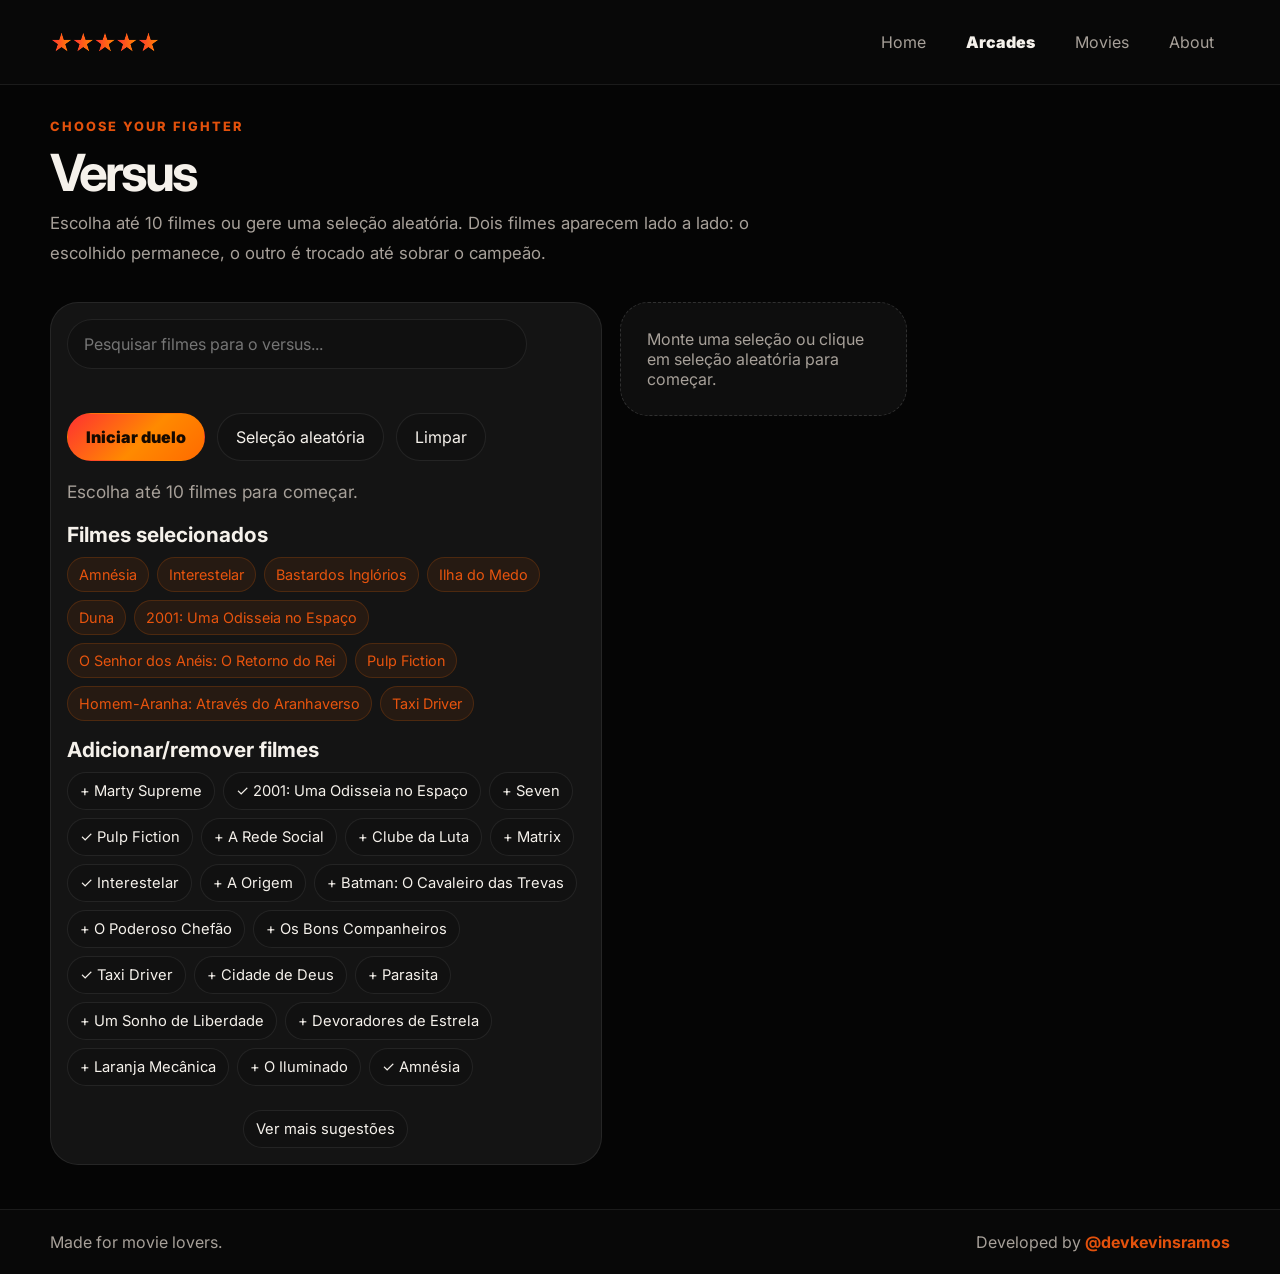
<file: pages/arcades/versus.html>
<!DOCTYPE html>
<html lang="pt-BR">
<head>
  <meta charset="UTF-8">
  <meta name="viewport" content="width=device-width, initial-scale=1.0">
  <title>Versus | MovieArcade</title>
  <meta name="theme-color" content="#050505">
  <link rel="icon" type="image/svg+xml" href="../../assets/img/logo_m.svg">
  <link rel="apple-touch-icon" href="../../assets/img/logo_m.svg">
  <link rel="preconnect" href="https://fonts.googleapis.com">
  <link rel="preconnect" href="https://fonts.gstatic.com" crossorigin>
  <link href="https://fonts.googleapis.com/css2?family=Inter:wght@400;600;800;900&display=swap" rel="stylesheet">
  <link rel="stylesheet" href="../../assets/css/style.css">
  <link rel="stylesheet" href="../../assets/css/arcades.css">
</head>
<body data-page="arcades">
  <header class="site-header">
    <nav class="page nav">
      <a class="brand" data-link="index" href="../../index.html">
        <img class="brand-logo" src="../../assets/img/logo_stars.svg" alt="MovieArcade">
      </a>
      <button class="menu-toggle" type="button" aria-label="Abrir menu" data-menu-toggle>☰</button>
      <div class="nav-links" data-nav-links>
        <a class="nav-link" data-link="home" href="../../pages/home.html">Home</a>
        <a class="nav-link" data-link="arcades" href="../../pages/arcades.html">Arcades</a>
        <a class="nav-link" data-link="movies" href="../../pages/movies.html">Movies</a>
        <a class="nav-link" data-link="about" href="../../pages/about.html">About</a>
      </div>
    </nav>
  </header>

  <main class="main page">
    <!-- Versus intro -->
    <section class="reveal">
      <p class="eyebrow">choose your fighter</p>
      <h1 class="section-title">Versus</h1>
      <p class="section-subtitle">Escolha até 10 filmes ou gere uma seleção aleatória. Dois filmes aparecem lado a lado: o escolhido permanece, o outro é trocado até sobrar o campeão.</p>
    </section>

    <!-- Versus layout -->
    <section class="selector-layout section-spacing">
      <aside class="panel selector-panel">
        <input class="search" data-movie-search placeholder="Pesquisar filmes para o versus...">

        <div class="actions">
          <button class="btn btn-primary" data-start-versus>Iniciar duelo</button>
          <button class="btn btn-ghost" data-random-versus>Seleção aleatória</button>
          <button class="btn btn-ghost" data-clear-versus>Limpar</button>
        </div>

        <p class="lead" data-versus-status>Escolha até 10 filmes para começar.</p>

        <div>
          <h3>Filmes selecionados</h3>
          <div class="selected-grid" data-selected-grid></div>
        </div>

        <div>
          <h3>Adicionar/remover filmes</h3>
          <div class="pool-grid" data-pool-grid></div>
          <div class="load-more-row">
            <button class="btn btn-ghost btn-small" data-load-more-pool>Ver mais sugestões</button>
          </div>
        </div>
      </aside>

      <section class="versus-arena" data-versus-arena></section>
    </section>
  </main>

  <footer class="footer">
    <div class="page footer-row">
      <span>Made for movie lovers.</span>
      <span>Developed by <a href="https://github.com/devkevinsramos" target="_blank" rel="noreferrer">@devkevinsramos</a></span>
    </div>
  </footer>
  <script src="../../assets/js/script.js"></script>
  <script src="../../assets/js/api.js"></script>
  <script src="../../assets/js/versus.js"></script>
</body>
</html>
</file>
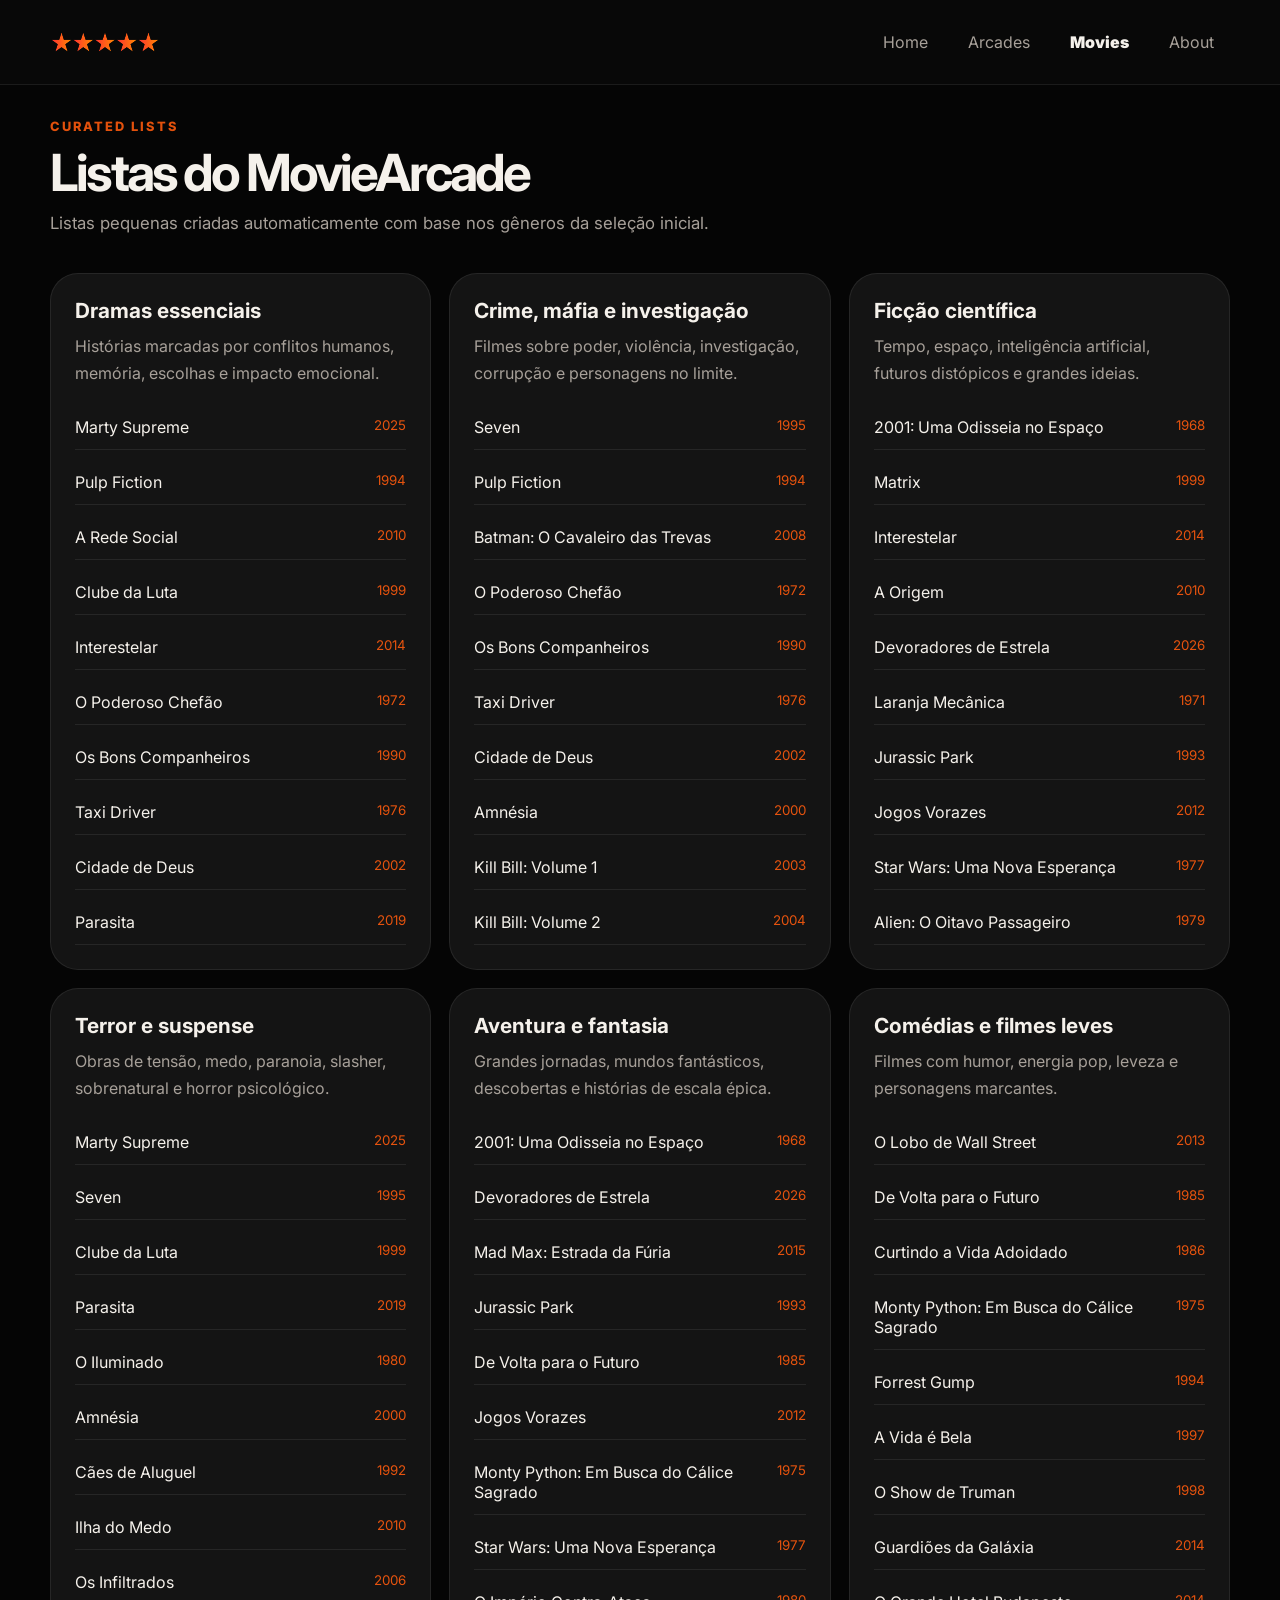
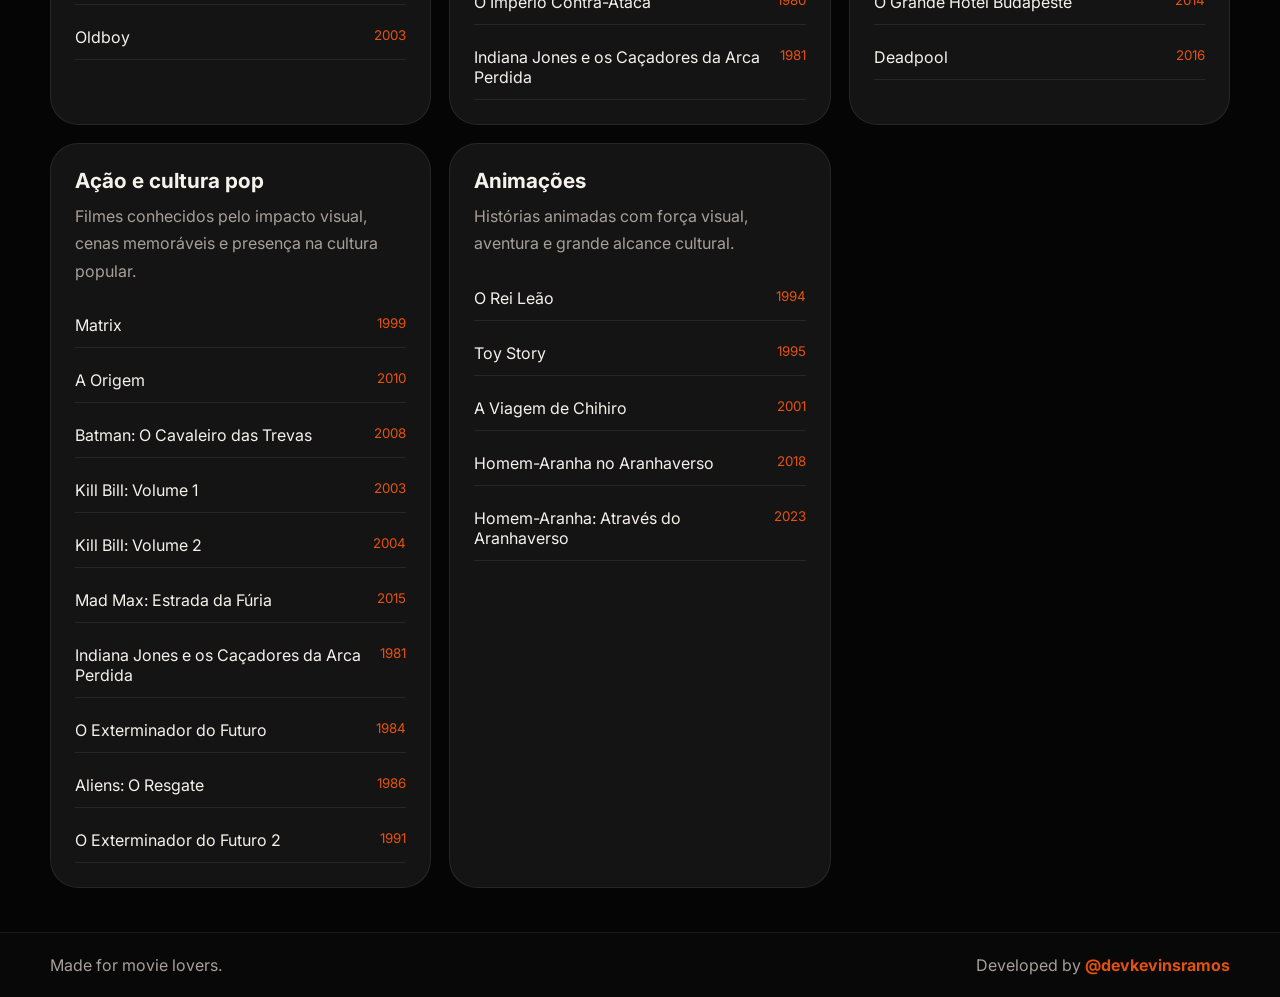
<file: pages/movies/lists.html>
<!DOCTYPE html>
<html lang="pt-BR">
<head>
  <meta charset="UTF-8">
  <meta name="viewport" content="width=device-width, initial-scale=1.0">
  <title>Lists | MovieArcade</title>
  <meta name="theme-color" content="#050505">
  <link rel="icon" type="image/svg+xml" href="../../assets/img/logo_m.svg">
  <link rel="apple-touch-icon" href="../../assets/img/logo_m.svg">
  <link rel="preconnect" href="https://fonts.googleapis.com">
  <link rel="preconnect" href="https://fonts.gstatic.com" crossorigin>
  <link href="https://fonts.googleapis.com/css2?family=Inter:wght@400;600;800;900&display=swap" rel="stylesheet">
  <link rel="stylesheet" href="../../assets/css/style.css">
  <link rel="stylesheet" href="../../assets/css/movies.css">
</head>
<body data-page="movies">
  <header class="site-header">
    <nav class="page nav">
      <a class="brand" data-link="index" href="../../index.html">
        <img class="brand-logo" src="../../assets/img/logo_stars.svg" alt="MovieArcade">
      </a>
      <button class="menu-toggle" type="button" aria-label="Abrir menu" data-menu-toggle>☰</button>
      <div class="nav-links" data-nav-links>
        <a class="nav-link" data-link="home" href="../../pages/home.html">Home</a>
        <a class="nav-link" data-link="arcades" href="../../pages/arcades.html">Arcades</a>
        <a class="nav-link" data-link="movies" href="../../pages/movies.html">Movies</a>
        <a class="nav-link" data-link="about" href="../../pages/about.html">About</a>
      </div>
    </nav>
  </header>

  <main class="main page">
    <!-- Lists intro -->
    <section class="reveal">
      <p class="eyebrow">curated lists</p>
      <h1 class="section-title">Listas do MovieArcade</h1>
      <p class="section-subtitle">Listas pequenas criadas automaticamente com base nos gêneros da seleção inicial.</p>
    </section>

    <!-- Lists generated by JS -->
    <section class="grid grid-3 section-spacing" data-lists-grid></section>
  </main>

  <footer class="footer">
    <div class="page footer-row">
      <span>Made for movie lovers.</span>
      <span>Developed by <a href="https://github.com/devkevinsramos" target="_blank" rel="noreferrer">@devkevinsramos</a></span>
    </div>
  </footer>
  <script src="../../assets/js/script.js"></script>
  <script src="../../assets/js/api.js"></script>
  <script src="../../assets/js/lists.js"></script>
</body>
</html>
</file>
<file: assets/css/style.css>
/* =====================================================
   MovieArcade - Global Styles
   Base visual system for all pages
   ===================================================== */

/* ---------- Theme ---------- */

:root {
  --bg: #050505;
  --bg-soft: #080808;
  --bg-elevated: #101010;

  --card: #141414;
  --card-hover: #181818;

  --line: rgba(255, 255, 255, 0.08);

  --text: #f5f1eb;
  --muted: #a7a099;

  --orange: #ff6a00;
  --orange-strong: #ff8a00;
  --orange-soft: #ff5b0ee3;
  --orange-gradient: linear-gradient(135deg, #ff3131 0%, #ff8a00 55%, #ff6a00 100%);

  --radius-lg: 28px;
  --radius-md: 22px;
  --radius-sm: 16px;

  --shadow: 0 20px 50px rgba(0, 0, 0, 0.35);

  --max-width: 1180px;
}

/* ---------- Reset ---------- */

* {
  box-sizing: border-box;
}

html {
  scroll-behavior: smooth;
}

body {
  margin: 0;
  min-height: 100vh;
  display: flex;
  flex-direction: column;
  overflow-x: hidden;
  background: var(--bg);
  color: var(--text);
  font-family: Inter, system-ui, -apple-system, BlinkMacSystemFont, "Segoe UI", sans-serif;
}

img,
video {
  display: block;
  max-width: 100%;
}

a {
  color: inherit;
  text-decoration: none;
}

button,
input {
  font: inherit;
}

/* ---------- Shared layout ---------- */

.page {
  width: min(var(--max-width), calc(100% - 32px));
  margin: 0 auto;
}

.main {
  flex: 1;
  padding: 34px 0 44px;
}

.section-spacing {
  margin-top: 34px;
}

/* ---------- Header ---------- */

.site-header {
  position: sticky;
  top: 0;
  z-index: 50;
  background: var(--bg-soft);
  border-bottom: 1px solid var(--line);
}

.nav {
  min-height: 84px;
  display: flex;
  align-items: center;
  justify-content: space-between;
  gap: 20px;
}

.brand {
  display: inline-flex;
  align-items: center;
  gap: 14px;
  font-weight: 900;
  letter-spacing: 0.02em;
}

.brand-logo {
  width: 110px;
  height: auto;
  transition: transform 0.25s ease, letter-spacing 0.25s ease;
  transform-origin: center;
}

.brand:hover .brand-logo {
  transform: translateY(-2px) scale(1.04) rotate(-1deg);
}

.nav-links {
  display: flex;
  align-items: center;
  gap: 8px;
}

.nav-link {
  padding: 11px 16px;
  border-radius: 999px;
  color: var(--muted);
  transition: 0.2s ease;
}

.nav-link:hover {
  color: var(--text);
  background: rgba(255, 255, 255, 0.04);
  box-shadow: none;
}

.nav-link.active {
  color: var(--text);
  background: transparent;
  box-shadow: none;
  font-weight: 900;
}

.menu-toggle {
  display: none;
  align-items: center;
  justify-content: center;
  width: 48px;
  height: 48px;
  border: 1px solid var(--line);
  border-radius: 14px;
  background: #121212;
  color: var(--text);
  cursor: pointer;
}

/* ---------- Footer ---------- */

.footer {
  margin-top: auto;
  background: var(--bg-soft);
  border-top: 1px solid var(--line);
  padding: 22px 0;
  color: var(--muted);
}

.footer-row {
  display: flex;
  justify-content: space-between;
  gap: 16px;
  flex-wrap: wrap;
}

.footer a {
  color: var(--orange-soft);
  font-weight: 700;
}

.footer a:hover {
  color: var(--text);
}

/* ---------- Typography ---------- */

.eyebrow {
  margin: 0 0 14px;
  color: var(--orange-soft);
  font-size: 0.8rem;
  font-weight: 800;
  letter-spacing: 0.16em;
  text-transform: uppercase;
}

.title {
  margin: 0 0 18px;
  font-size: clamp(2.5rem, 7vw, 5.9rem);
  line-height: 0.92;
  letter-spacing: -0.07em;
}

.title-accent {
  background: var(--orange-gradient);
  -webkit-background-clip: text;
  background-clip: text;
  color: transparent;
}

.section-title {
  margin: 0 0 12px;
  font-size: clamp(2rem, 4vw, 4rem);
  line-height: 0.96;
  letter-spacing: -0.06em;
}

.section-subtitle {
  margin: 0;
  color: var(--muted);
  font-size: 1.05rem;
  line-height: 1.75;
  max-width: 720px;
}

.lead {
  margin: 0;
  color: var(--muted);
  font-size: 1.08rem;
  line-height: 1.75;
}

/* ---------- Buttons ---------- */

.actions,
.toolbar {
  display: flex;
  align-items: center;
  gap: 12px;
  flex-wrap: wrap;
}

.actions {
  margin-top: 28px;
}

.btn {
  min-height: 48px;
  padding: 12px 18px;
  border: 1px solid var(--line);
  border-radius: 999px;
  display: inline-flex;
  align-items: center;
  justify-content: center;
  gap: 8px;
  background: #151515;
  color: var(--text);
  cursor: pointer;
  transition: 0.2s ease;
}

.btn:hover {
  transform: translateY(-2px);
  border-color: rgba(255, 106, 0, 0.34);
}

.btn-primary {
  border-color: transparent;
  background: var(--orange-gradient);
  color: #150900;
  font-weight: 900;
}

.btn-primary:hover {
  box-shadow: 0 5px 5px rgba(46, 46, 46, 0.22);
}

.btn-ghost {
  background: #111111;
}

.btn-small {
  min-height: 38px;
  padding: 8px 12px;
  font-size: 0.92rem;
}

/* ---------- Cards and panels ---------- */

.card,
.panel {
  background: var(--card);
  border: 1px solid var(--line);
  border-radius: var(--radius-lg);
}

.card {
  padding: 24px;
  transition: 0.2s ease;
}

.card:hover {
  transform: translateY(-4px);
  background: var(--card-hover);
}

.panel {
  padding: 16px;
}

.card h3,
.panel h3 {
  margin: 0 0 10px;
  font-size: 1.3rem;
}

.card p,
.panel p {
  margin: 0;
  color: var(--muted);
  line-height: 1.7;
}

.kicker {
  display: inline-flex;
  margin-bottom: 14px;
  padding: 8px 14px;
  border: 1px solid rgba(255, 106, 0, 0.22);
  border-radius: 999px;
  color: var(--orange-soft);
  background: rgba(255, 106, 0, 0.08);
  font-weight: 700;
}

/* ---------- Grids ---------- */

.grid {
  display: grid;
  gap: 18px;
}

.grid-2 {
  grid-template-columns: repeat(2, minmax(0, 1fr));
}

.grid-3 {
  grid-template-columns: repeat(3, minmax(0, 1fr));
}

.toolbar {
  justify-content: space-between;
  margin-bottom: 18px;
}

/* ---------- Hero and media cards ---------- */

.hero {
  min-height: calc(100vh - 84px);
  display: grid;
  place-items: center;
  padding: 48px 0;
}

.hero-grid,
.spotlight {
  display: grid;
  grid-template-columns: 1.05fr 0.95fr;
  gap: 28px;
  align-items: center;
}

.media-card {
  padding: 16px;
}

.media-shell {
  overflow: hidden;
  border-radius: 20px;
  border: 1px solid rgba(255, 255, 255, 0.06);
  background: #090909;
}

.media-shell video {
  width: 100%;
  height: 100%;
  object-fit: cover;
  aspect-ratio: 4 / 3;
}

.media-label {
  display: flex;
  justify-content: space-between;
  gap: 12px;
  margin-top: 14px;
  color: var(--muted);
  font-size: 0.95rem;
}

.media-quote {
  font-style: italic;
  color: var(--muted);
  opacity: 0.9;
}

/* ---------- About page ---------- */

.about-grid {
  display: grid;
  grid-template-columns: 1.08fr 0.82fr;
  gap: 42px;
  align-items: center;
}

.about-grid .media-card {
  width: 100%;
  max-width: 430px;
  justify-self: end;
  padding: 12px;
}

.about-grid .media-shell {
  display: flex;
  align-items: center;
  justify-content: center;
  background: #090909;
  border-radius: 20px;
  overflow: hidden;
}

.about-grid .media-shell img {
  width: 100%;
  height: auto;
  max-height: 470px;
  object-fit: contain;
  display: block;
}

.about-grid .media-label {
  margin-top: 12px;
  font-size: 0.86rem;
}

.about-grid .lead {
  max-width: 620px;
}

.about-grid .lead + .lead {
  margin-top: 14px;
}

/* ---------- Featured spotlight ---------- */

.spotlight {
  padding: 18px;
}

.spotlight-media {
  overflow: hidden;
  border-radius: 24px;
  background: #090909;
}

.spotlight-media video {
  width: 100%;
  height: 100%;
  min-height: 360px;
  object-fit: cover;
}

.spotlight-content {
  padding: 14px 10px;
}

.spotlight-content .btn {
  margin-top: 18px;
}

.meta-row {
  display: flex;
  gap: 10px;
  flex-wrap: wrap;
  margin: 24px 0;
}

.meta-pill {
  padding: 10px 14px;
  border: 1px solid var(--line);
  border-radius: 999px;
  color: var(--muted);
  background: #141414;
}

/* ---------- Home roulette visual card ---------- */

.roulette-preview-card {
  display: grid;
  place-items: center;
  min-height: 360px;
  border-radius: 24px;
  background:
    radial-gradient(circle at center, rgba(255, 106, 0, 0.10), transparent 45%),
    #0d0d0d;
  border: 1px solid var(--line);
}

.roulette-preview {
  position: relative;
  width: min(76vw, 330px);
  height: min(76vw, 330px);
  display: grid;
  place-items: center;
}

.roulette-preview-wheel {
  width: 100%;
  height: 100%;
  border-radius: 50%;
  border: 12px solid #141414;
  background: conic-gradient(
    #ff3131 0deg 45deg,
    #ff8a00 45deg 90deg,
    #151515 90deg 135deg,
    #ff6a00 135deg 180deg,
    #ff3131 180deg 225deg,
    #ff8a00 225deg 270deg,
    #151515 270deg 315deg,
    #ff6a00 315deg 360deg
  );
  animation: roulettePreviewSpin 10s linear infinite;
  box-shadow: var(--shadow);
}

.roulette-preview-center {
  position: absolute;
  width: 112px;
  height: 112px;
  display: grid;
  place-items: center;
  border-radius: 50%;
  background: #070707;
  border: 1px solid var(--line);
  color: var(--text);
  font-weight: 900;
  text-align: center;
}

.roulette-preview-pointer {
  position: absolute;
  left: -6px;
  top: 50%;
  transform: translateY(-50%);
  border-top: 17px solid transparent;
  border-bottom: 17px solid transparent;
  border-left: 34px solid var(--orange-strong);
  z-index: 3;
}

@keyframes roulettePreviewSpin {
  to {
    transform: rotate(360deg);
  }
}

/* ---------- Arcade preview cards ---------- */

.arcade-card {
  display: flex;
  flex-direction: column;
  justify-content: space-between;
  min-height: 220px;
}

.arcade-card strong {
  display: inline-block;
  margin-bottom: 10px;
  font-size: 1.1rem;
}

.arcade-card .status {
  margin-top: 18px;
  color: var(--orange-soft);
  font-weight: 700;
}

/* ---------- Movie cards ---------- */

.movie-card {
  display: block;
}

.movie-card-top {
  display: grid;
  grid-template-columns: 128px 1fr;
  gap: 18px;
  align-items: start;
}

.movie-poster {
  width: 128px;
  min-height: 190px;
  aspect-ratio: 2 / 3;
}

.poster {
  min-height: 176px;
  border-radius: 16px;
  display: grid;
  place-items: center;
  padding: 0 !important;
  overflow: hidden;
  background: #101010 !important;
  border: 1px solid var(--line);
  color: #fff3ea;
  font-weight: 900;
  font-size: 1.1rem;
  text-align: center;
  letter-spacing: -0.04em;
}

.poster img {
  width: 100%;
  height: 100%;
  min-height: inherit;
  object-fit: cover;
  border-radius: inherit;
}

.movie-meta {
  margin: 8px 0 10px;
  color: var(--muted);
  font-size: 0.95rem;
}

.movie-info p + p {
  margin-top: 8px;
}

.movie-info strong {
  color: var(--text);
}

.movie-synopsis {
  margin-top: 18px !important;
  padding-top: 16px;
  border-top: 1px solid var(--line);
  display: -webkit-box;
  -webkit-box-orient: vertical;
  overflow: hidden;
}

.movie-card p {
  margin-bottom: 18px;
}

/* ---------- Search ---------- */

.search {
  width: min(100%, 460px);
  min-height: 50px;
  padding: 12px 16px;
  border: 1px solid var(--line);
  border-radius: 999px;
  outline: none;
  background: #101010;
  color: var(--text);
}

.search:focus {
  border-color: rgba(255, 106, 0, 0.42);
}

.count-badge {
  padding: 10px 14px;
  border: 1px solid var(--line);
  border-radius: 999px;
  color: var(--orange-soft);
  background: #111111;
}

/* ---------- Placeholder / empty states ---------- */

.empty,
.placeholder-box {
  padding: 26px;
  border: 1px dashed rgba(255, 255, 255, 0.14);
  border-radius: var(--radius-lg);
  color: var(--muted);
  background: #0e0e0e;
}

.placeholder-box h3 {
  margin-top: 0;
}

/* ---------- Load more ---------- */

.load-more-row {
  display: flex;
  justify-content: center;
  margin-top: 24px;
}

/* ---------- Lists ---------- */

.lists-preview {
  margin-top: 38px;
}

.list-card {
  min-height: 100%;
}

.movie-list {
  display: grid;
  gap: 10px;
  margin: 18px 0 0;
  padding: 0;
  list-style: none;
}

.movie-list li {
  display: flex;
  justify-content: space-between;
  gap: 16px;
  padding: 12px 0;
  border-bottom: 1px solid var(--line);
  color: var(--text);
}

.movie-list small {
  color: var(--orange-soft);
}

/* ---------- Quiz pages ---------- */

.mode-tabs {
  display: flex;
  gap: 10px;
  flex-wrap: wrap;
  margin-top: 24px;
}

.mode-tabs .active {
  background: var(--orange-gradient);
  color: #150900;
  font-weight: 900;
}

.quiz-header {
  display: flex;
  justify-content: space-between;
  align-items: center;
  gap: 12px;
  flex-wrap: wrap;
  margin-bottom: 22px;
}

.quiz-question {
  margin-bottom: 20px;
}

.quiz-options {
  display: grid;
  gap: 10px;
}

.quiz-option {
  width: 100%;
  justify-content: flex-start;
  text-align: left;
}

.quiz-option.correct {
  border-color: rgba(80, 220, 120, 0.8);
  background: rgba(80, 220, 120, 0.16);
}

.quiz-option.wrong {
  border-color: rgba(255, 70, 70, 0.8);
  background: rgba(255, 70, 70, 0.14);
}

.quiz-poster {
  width: min(260px, 100%);
  aspect-ratio: 2 / 3;
  margin-bottom: 18px;
}

.poster-blur {
  filter: blur(13px);
  transform: scale(0.98);
}

/* ---------- Selection controls ---------- */

.selector-layout {
  display: grid;
  grid-template-columns: 0.95fr 1.05fr;
  gap: 18px;
  align-items: start;
}

.selector-panel {
  display: grid;
  gap: 16px;
}

.pool-grid,
.selected-grid {
  display: flex;
  gap: 8px;
  flex-wrap: wrap;
}

.selected-pill {
  display: inline-flex;
  padding: 8px 11px;
  border: 1px solid rgba(255, 106, 0, 0.18);
  border-radius: 999px;
  background: rgba(255, 106, 0, 0.08);
  color: var(--orange-soft);
  font-size: 0.9rem;
}

/* ---------- Roulette page ---------- */

.roulette-stage {
  display: grid;
  place-items: center;
  gap: 18px;
  text-align: center;
}

.roulette-wheel {
  position: relative;
  width: min(76vw, 380px);
  height: min(76vw, 380px);
  border: 12px solid #121212;
  border-radius: 50%;
  box-shadow: var(--shadow), inset 0 0 0 2px rgba(255, 255, 255, 0.08);
  transition: transform 1.2s cubic-bezier(0.15, 0.9, 0.25, 1);
}

.roulette-wheel::before {
  content: "";
  position: absolute;
  top: -22px;
  left: 50%;
  width: 0;
  height: 0;
  transform: translateX(-50%);
  border-left: 16px solid transparent;
  border-right: 16px solid transparent;
  border-top: 30px solid var(--orange-strong);
  filter: drop-shadow(0 8px 10px rgba(0, 0, 0, 0.5));
}

.roulette-center {
  position: absolute;
  inset: 50%;
  width: 150px;
  min-height: 78px;
  transform: translate(-50%, -50%);
  display: grid;
  place-items: center;
  padding: 14px;
  border-radius: 999px;
  background: #080808;
  border: 1px solid var(--line);
  color: var(--text);
  font-weight: 900;
}

/* ---------- Versus page ---------- */

.versus-arena {
  display: grid;
  grid-template-columns: 1fr auto 1fr;
  gap: 18px;
  align-items: center;
}

.versus-card {
  display: grid;
  gap: 14px;
  min-height: auto;
}

.versus-poster {
  aspect-ratio: 2 / 3;
  min-height: 280px;
}

.versus-mark {
  width: 64px;
  height: 64px;
  display: grid;
  place-items: center;
  border-radius: 50%;
  background: var(--orange-gradient);
  color: #150900;
  font-weight: 900;
}

.final-winner {
  grid-column: 1 / -1;
  text-align: center;
}

.final-poster {
  width: min(260px, 100%);
  aspect-ratio: 2 / 3;
  margin: 18px auto;
}

/* ---------- Page animation ---------- */

.reveal {
  opacity: 0;
  transform: translateY(18px);
  animation: reveal 0.7s ease forwards;
}

.reveal.delay {
  animation-delay: 0.12s;
}

@keyframes reveal {
  to {
    opacity: 1;
    transform: none;
  }
}

/* =====================================================
   Responsive
   ===================================================== */

@media (max-width: 920px) {
  .menu-toggle {
    display: inline-flex;
  }

  .nav {
    min-height: 74px;
  }

  .nav-links {
    position: fixed;
    top: 74px;
    left: 16px;
    right: 16px;
    display: none;
    flex-direction: column;
    align-items: stretch;
    padding: 12px;
    background: #0d0d0d;
    border: 1px solid var(--line);
    border-radius: 20px;
    box-shadow: var(--shadow);
  }

  .nav-links.open {
    display: flex;
  }

  .nav-link {
    text-align: center;
  }

  .brand-logo {
    width: 96px;
  }

  .hero-grid,
  .about-grid,
  .spotlight,
  .grid-2,
  .grid-3 {
    grid-template-columns: 1fr;
  }

  .about-grid {
    gap: 28px;
  }

  .about-grid .media-card {
    max-width: 420px;
    justify-self: center;
  }

  .about-grid .media-shell img {
    max-height: 440px;
  }

  .spotlight-media video {
    min-height: 280px;
  }

  .selector-layout {
    grid-template-columns: 1fr;
  }

  .roulette-stage,
  .versus-arena {
    order: -1;
  }

  .versus-arena {
    grid-template-columns: 1fr;
  }

  .versus-mark {
    margin: 0 auto;
  }

  .quiz-poster {
    width: min(240px, 100%);
    min-height: 320px;
  }
}

@media (max-width: 620px) {
  .page {
    width: min(var(--max-width), calc(100% - 22px));
  }

  .main {
    padding: 28px 0 38px;
  }

  .hero {
    padding: 34px 0;
  }

  .title {
    font-size: clamp(2.8rem, 15vw, 4.5rem);
  }

  .section-title {
    font-size: clamp(2.2rem, 12vw, 3.2rem);
  }

  .lead,
  .section-subtitle {
    font-size: 1rem;
  }

  .actions {
    margin-top: 24px;
  }

  .media-label {
    flex-direction: column;
  }

  .footer-row {
    flex-direction: column;
  }

  .about-grid .media-card {
    max-width: 340px;
    padding: 10px;
  }

  .about-grid .media-shell img {
    max-height: 390px;
  }

  .about-grid .media-label {
    font-size: 0.8rem;
  }

  .movie-card-top {
    grid-template-columns: 92px 1fr;
  }

  .movie-poster {
    width: 92px;
    min-height: 138px;
  }

  .movie-card {
    padding: 18px;
  }

  .poster {
    min-height: 116px;
    font-size: 1rem;
  }

  .roulette-preview-card {
    min-height: 280px;
  }

  .roulette-preview {
    width: min(72vw, 260px);
    height: min(72vw, 260px);
  }

  .roulette-preview-center {
    width: 92px;
    height: 92px;
    font-size: 0.9rem;
  }

  .roulette-wheel {
    width: min(72vw, 290px);
    height: min(72vw, 290px);
  }

  .roulette-center {
    width: 120px;
    min-height: 62px;
    font-size: 0.9rem;
  }

  .versus-card {
    padding: 14px;
    gap: 10px;
  }

  .versus-poster {
    min-height: 210px;
  }

  .versus-card h3 {
    font-size: 1rem;
  }

  .versus-card .btn {
    min-height: 42px;
    padding: 10px 14px;
  }

  .versus-mark {
    width: 52px;
    height: 52px;
    font-size: 0.9rem;
  }
}
</file>
<file: assets/css/arcades.css>
/* ==============================
   MovieArcade - Arcades CSS
   Styles only for quiz, roulette and versus
   ============================== */

/* ---------- Quiz ---------- */
.mode-tabs {
  display: flex;
  gap: 10px;
  flex-wrap: wrap;
  margin-top: 24px;
}

.mode-tabs .active {
  background: var(--orange-gradient);
  color: #150900;
  font-weight: 900;
}

.quiz-header {
  display: flex;
  justify-content: space-between;
  align-items: center;
  gap: 12px;
  flex-wrap: wrap;
  margin-bottom: 22px;
}

.quiz-question {
  margin-bottom: 20px;
}

.quiz-options {
  display: grid;
  gap: 10px;
}

.quiz-option {
  width: 100%;
  justify-content: flex-start;
  text-align: left;
}

.quiz-option.correct {
  border-color: rgba(80, 220, 120, 0.8);
  background: rgba(80, 220, 120, 0.16);
}

.quiz-option.wrong {
  border-color: rgba(255, 70, 70, 0.8);
  background: rgba(255, 70, 70, 0.14);
}

.poster-quiz-layout {
  display: grid;
  grid-template-columns: 240px 1fr;
  gap: 24px;
  align-items: center;
}

.quiz-poster {
  width: 240px;
  min-height: 350px;
  aspect-ratio: 2 / 3;
}

.poster-blur {
  filter: blur(13px);
  transform: scale(0.98);
}

/* ---------- Shared selector layout ---------- */
.selector-layout {
  display: grid;
  grid-template-columns: 0.95fr 1.05fr;
  gap: 18px;
  align-items: start;
}

.selector-panel {
  display: grid;
  gap: 16px;
}

.pool-grid,
.selected-grid {
  display: flex;
  gap: 8px;
  flex-wrap: wrap;
}

.selected-pill {
  display: inline-flex;
  padding: 8px 11px;
  border: 1px solid rgba(255, 106, 0, 0.18);
  border-radius: 999px;
  background: rgba(255, 106, 0, 0.08);
  color: var(--orange-soft);
  font-size: 0.9rem;
}

/* ---------- Roulette inspired by classic spin wheels ---------- */
.roulette-stage {
  display: grid;
  place-items: center;
  gap: 18px;
  text-align: center;
}

.roulette-frame {
  position: relative;
  width: min(76vw, 420px);
  height: min(76vw, 420px);
  display: grid;
  place-items: center;
}

.roulette-pointer {
  position: absolute;
  left: -2px;
  top: 50%;
  z-index: 5;
  width: 0;
  height: 0;
  transform: translateY(-50%);
  border-top: 18px solid transparent;
  border-bottom: 18px solid transparent;
  border-left: 34px solid var(--orange-strong);
  filter: drop-shadow(0 8px 10px rgba(0, 0, 0, 0.5));
}

.roulette-wheel {
  width: 100%;
  height: 100%;
  border: 12px solid #121212;
  border-radius: 50%;
  box-shadow: var(--shadow), inset 0 0 0 2px rgba(255,255,255,0.08);
  transition: transform 1.2s cubic-bezier(0.15, 0.9, 0.25, 1);
}

.roulette-center {
  position: absolute;
  z-index: 6;
  width: 150px;
  min-height: 78px;
  display: grid;
  place-items: center;
  padding: 14px;
  border-radius: 999px;
  background: #080808;
  border: 1px solid var(--line);
  color: var(--text);
  font-weight: 900;
  text-align: center;
}

/* ---------- Versus ---------- */
.versus-arena {
  display: grid;
  grid-template-columns: 1fr auto 1fr;
  gap: 18px;
  align-items: center;
}

.versus-card {
  display: grid;
  gap: 14px;
  min-height: 100%;
}

.versus-poster {
  aspect-ratio: 2 / 3;
  min-height: 320px;
}

.versus-mark {
  width: 64px;
  height: 64px;
  display: grid;
  place-items: center;
  border-radius: 50%;
  background: var(--orange-gradient);
  color: #150900;
  font-weight: 900;
}

.final-winner {
  grid-column: 1 / -1;
  text-align: center;
}

.final-poster {
  width: min(260px, 100%);
  aspect-ratio: 2 / 3;
  margin: 18px auto;
}

/* ---------- Arcade responsive ---------- */
@media (max-width: 920px) {
  .selector-layout,
  .versus-arena,
  .poster-quiz-layout {
    grid-template-columns: 1fr;
  }

  .versus-mark {
    margin: 0 auto;
  }

  .quiz-poster {
    width: min(240px, 100%);
    min-height: 320px;
  }
}

/* ---------- Remove old rotating pointer from global CSS ---------- */
.roulette-wheel::before { display: none; }
</file>
<file: assets/css/movies.css>
/* ==============================
   MovieArcade - Movies CSS
   Styles only for movies/lists pages
   ============================== */

/* ---------- Movies toolbar ---------- */
.movies-toolbar {
  align-items: center;
}

/* ---------- Movies page spacing ---------- */
.movies-grid {
  align-items: stretch;
}

/* ---------- Lists page cards ---------- */
.list-card h3 {
  color: var(--text);
}

.list-card p {
  color: var(--muted);
}
</file>
